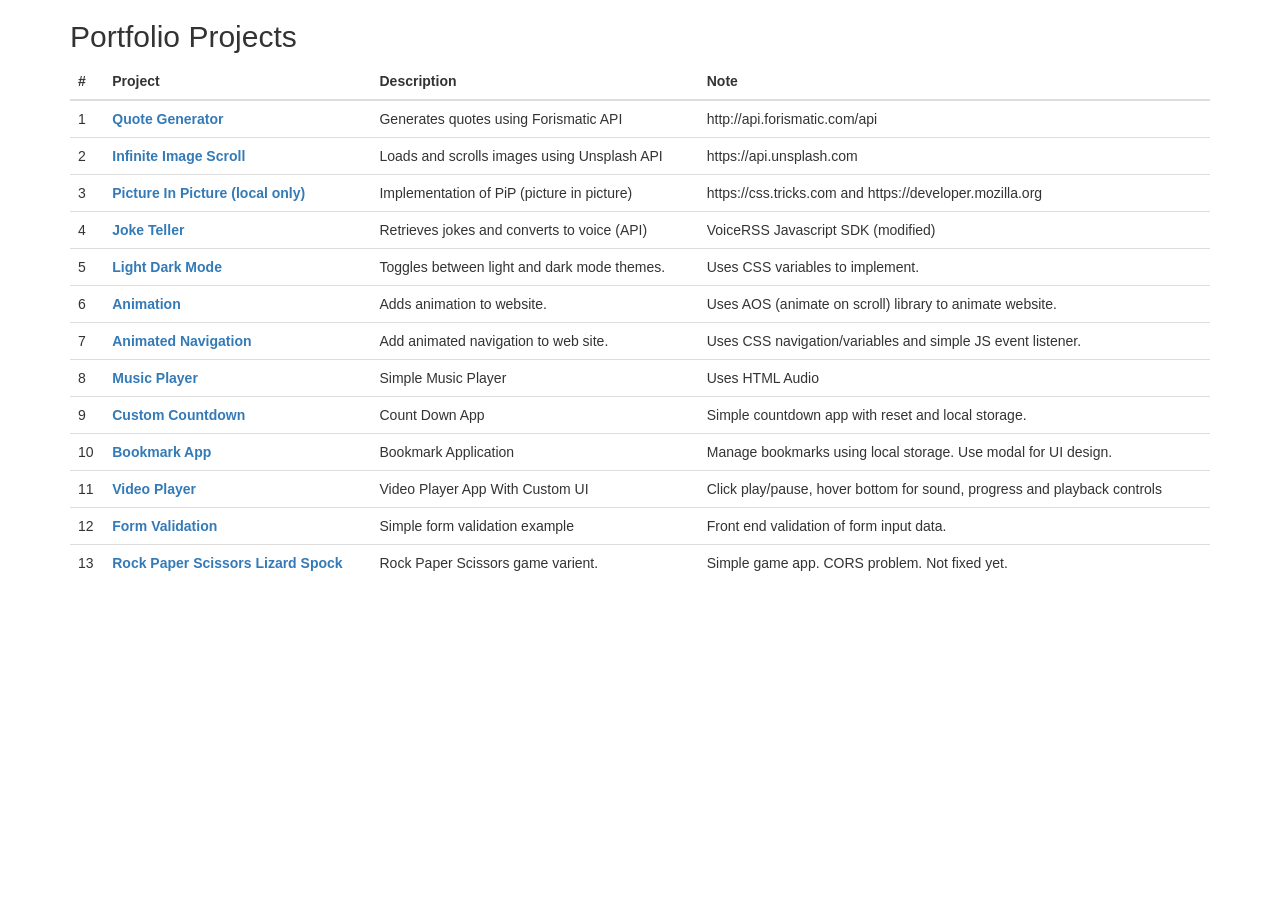
<file: index.html>
<!DOCTYPE html>
<html>
<head>
  <meta name="viewport" content="width=device-width, initial-scale=1">
  <link rel="stylesheet" href="https://maxcdn.bootstrapcdn.com/bootstrap/3.4.1/css/bootstrap.min.css">
  <script src="https://ajax.googleapis.com/ajax/libs/jquery/3.5.1/jquery.min.js"></script>
  <script src="https://maxcdn.bootstrapcdn.com/bootstrap/3.4.1/js/bootstrap.min.js"></script>
</head>
<body>

<div class="container">
  <h2>Portfolio Projects</h2>
  <p></p>
  <div class="table-responsive">
  <table class="table">
    <thead>
      <tr>
        <th>#</th>
        <th>Project</th>
        <th>Description</th>
        <th>Note</th>
      </tr>
    </thead>
    <tbody>
      <tr>
        <td>1</td>
        <td><a href="./quote-generator/quote_generator.html"><b>Quote Generator</b></a></td>
        <td>Generates quotes using Forismatic API</td>
        <td>http://api.forismatic.com/api</td>
      </tr>
      <tr>
        <td>2</td>
        <td><a href="./infinite-scroll/infinite_scroll.html"><b>Infinite Image Scroll</b></a></td>
        <td>Loads and scrolls images using Unsplash API</td>
        <td>https://api.unsplash.com</td>
      </tr>
      <tr>
        <td>3</td>
        <td><a href="./picture-in-picture/picture-in-picture.html"><b>Picture In Picture (local only)</b></a></td>
        <td>Implementation of PiP (picture in picture)</td>
        <td>https://css.tricks.com  and https://developer.mozilla.org</td>
      </tr>
      <tr>
        <td>4</td>
        <td><a href="./joke-teller/joke-teller.html"><b>Joke Teller</b></a></td>
        <td>Retrieves jokes and converts to voice (API)</td>
        <td>VoiceRSS Javascript SDK (modified)</td>
      </tr>
      <tr>
        <td>5</td>
        <td><a href="./light-dark-mode/light-dark-mode.html"><b>Light Dark Mode</b></a></td>
        <td>Toggles between light and dark mode themes.</td>
        <td>Uses CSS variables to implement.</td>
      </tr>
      <tr>
        <td>6</td>
        <td><a href="./animation/animation.html"><b>Animation</b></a></td>
        <td>Adds animation to website.</td>
        <td>Uses AOS (animate on scroll) library to animate website. </td>
      </tr>
      <tr>
        <td>7</td>
        <td><a href="./animated-navigation/animated-navigation.html"><b>Animated Navigation</b></a></td>
        <td>Add animated navigation to web site.</td>
        <td>Uses CSS navigation/variables and simple JS event listener. </td>
      </tr>
      <tr>
        <td>8</td>
        <td><a href="./music-player/music-player.html"><b>Music Player</b></a></td>
        <td>Simple Music Player</td>
        <td>Uses HTML Audio</td>
      </tr>
      <tr>
        <td>9</td>
        <td><a href="./custom-countdown/custom-countdown.html"><b>Custom Countdown</b></a></td>
        <td>Count Down App</td>
        <td>Simple countdown app with reset and local storage.</td>
      </tr>
      <tr>
        <td>10</td>
        <td><a href="./bookmark-app/bookmark-app.html"><b>Bookmark App</b></a></td>
        <td>Bookmark Application</td>
        <td>Manage bookmarks using local storage.  Use modal for UI design.</td>
      </tr>
      <tr>
        <td>11</td>
        <td><a href="./video-player/video-player.html"><b>Video Player</b></a></td>
        <td>Video Player App With Custom UI</td>
        <td>Click play/pause, hover bottom for sound, progress and playback controls</td>
      </tr>
      <tr>
        <td>12</td>
        <td><a href="./form-validation/form-validation.html"><b>Form Validation</b></a></td>
        <td>Simple form validation example</td>
        <td>Front end validation of form input data.</td>
      </tr>
      <tr>
        <td>13</td>
        <td><a href="./spock-rock-game/spock-rock-game.html"><b>Rock Paper Scissors Lizard Spock</b></a></td>
        <td>Rock Paper Scissors game varient.</td>
        <td>Simple game app.  CORS problem. Not fixed yet.</td>
      </tr>
    </tbody>
  </table>
  </div>
</div>
</body>
</html>
</file>
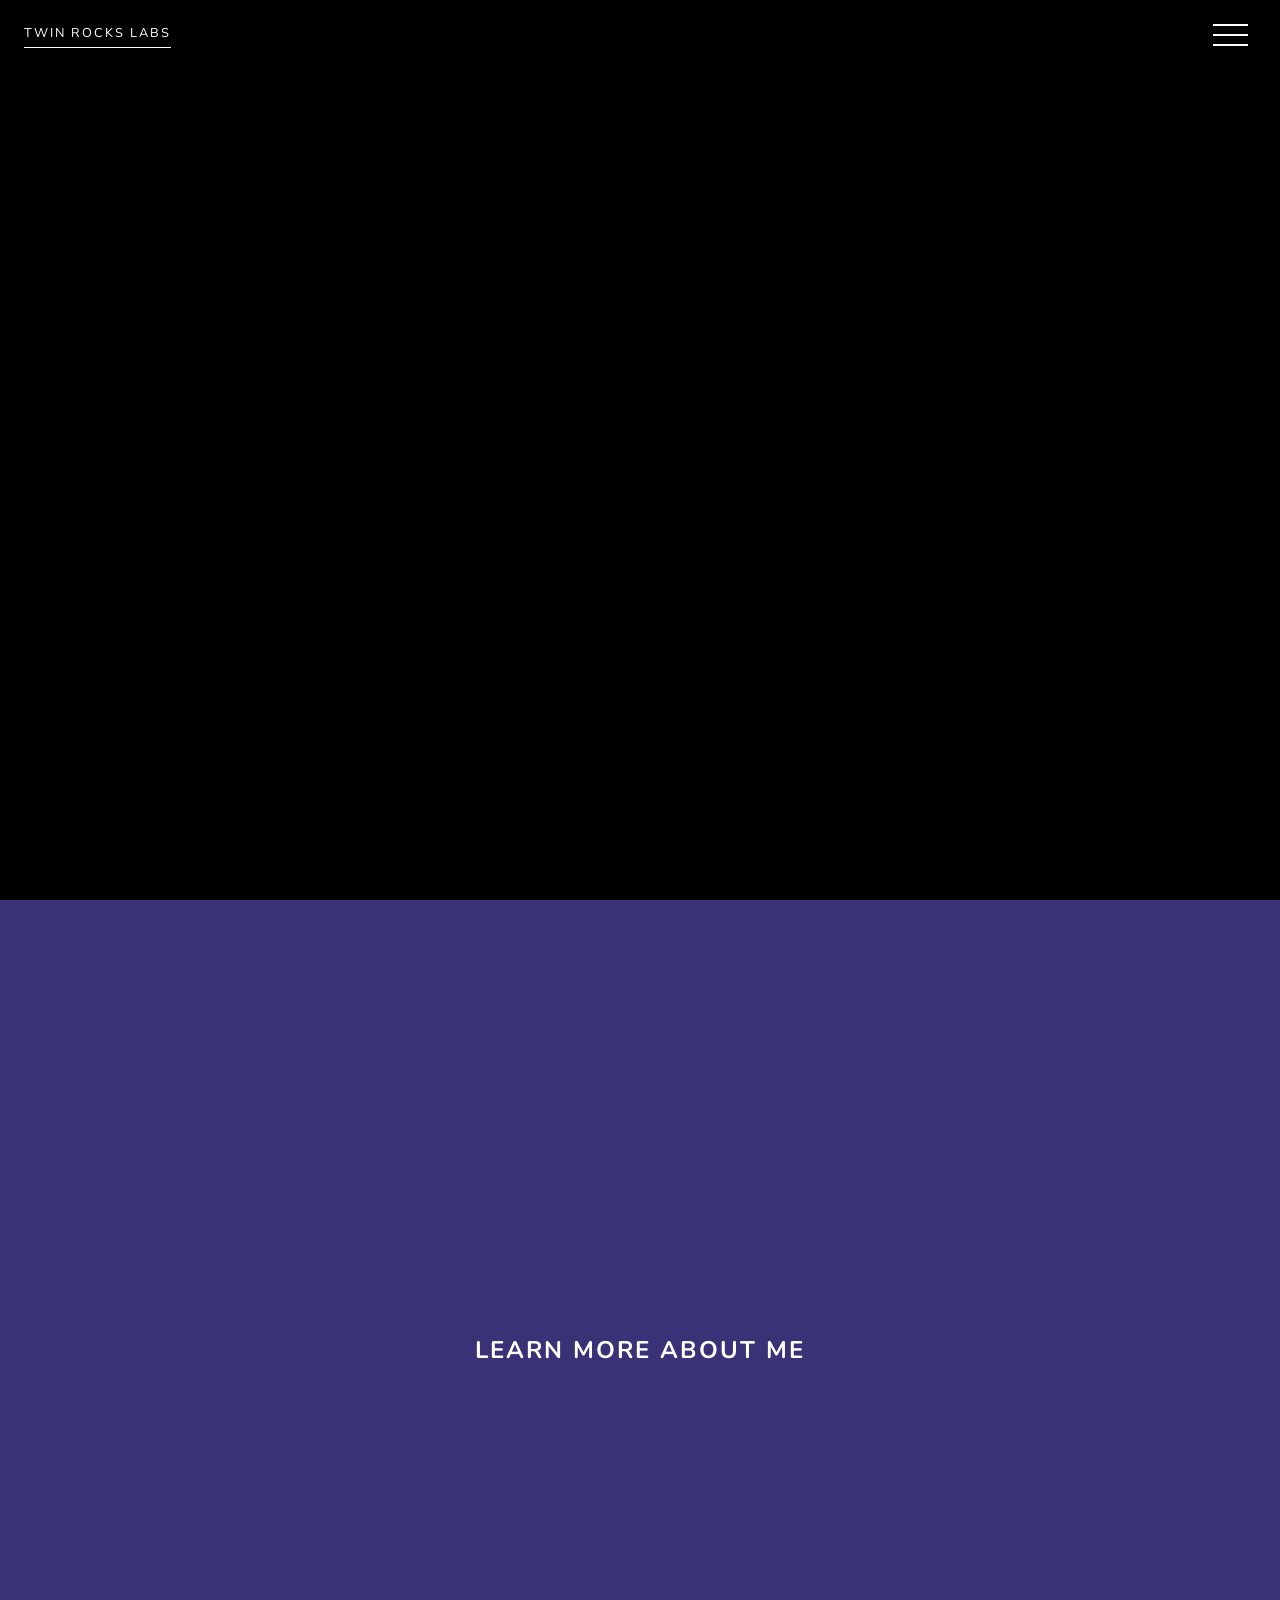
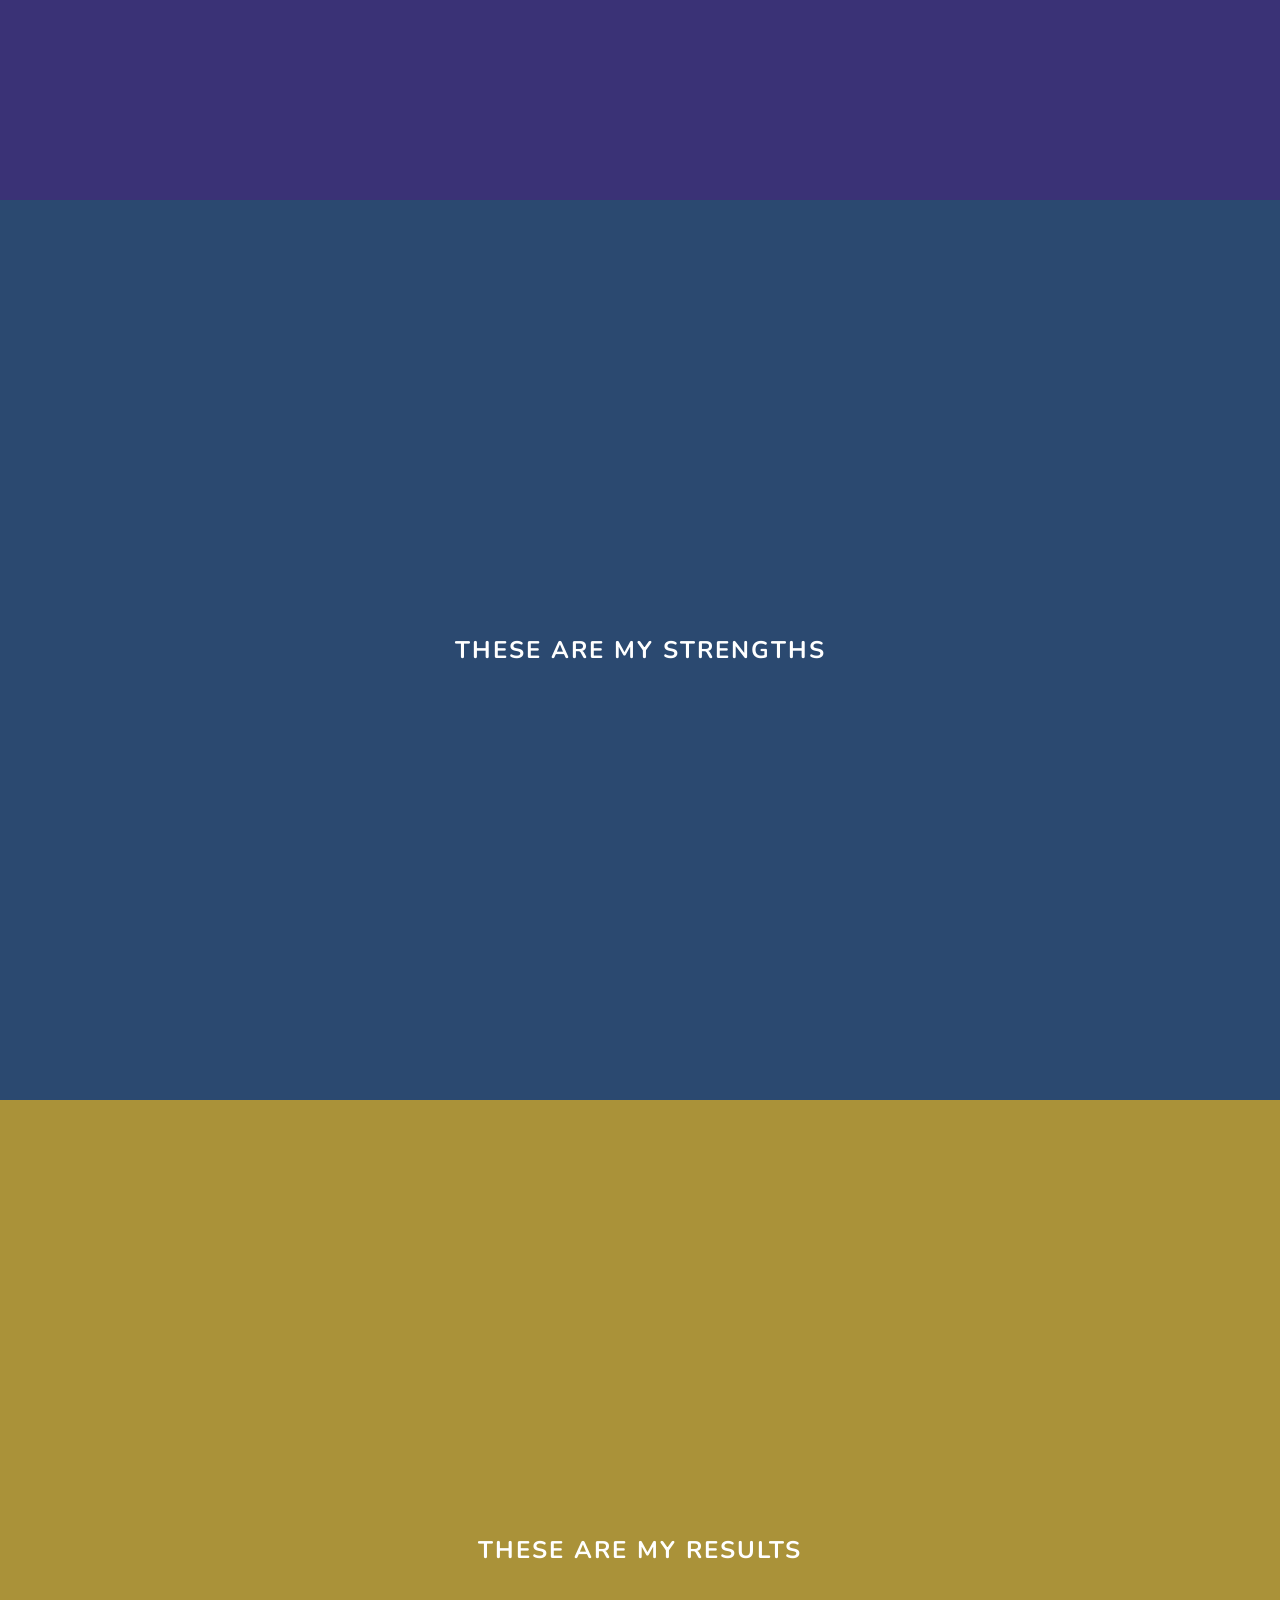
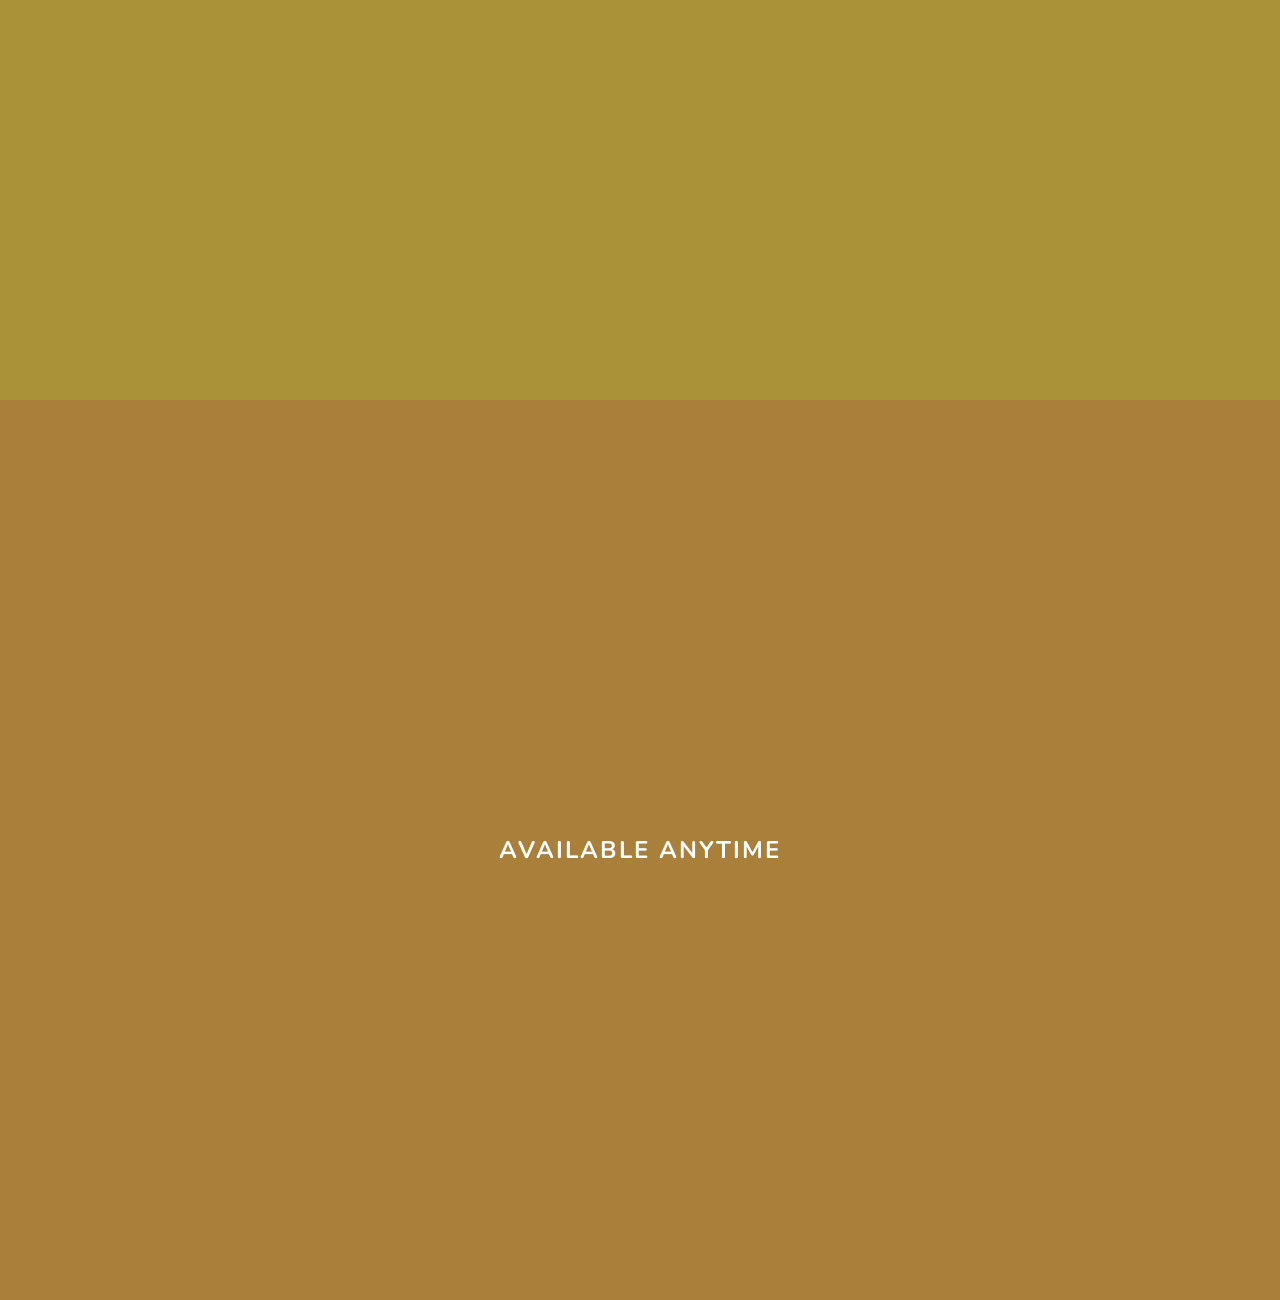
<file: animated-navigation/animated-navigation.html>
<!DOCTYPE html>
<html lang="en">
<head>
  <meta charset="UTF-8">
  <meta name="viewport" content="width=device-width, initial-scale=1.0">
  <title>Animated Navigation</title>
  <link rel="icon" type="image/png" href="favicon.png">
  <link rel="stylesheet" href="animated-navigation.css">
</head>
<body>
  <!-- Menu Overlay -->
  <div class="overlay overlay-slide-left" id="overlay">
    <!-- Menu Items -->
    <nav>
      <ul>
        <li id="nav-1" class="slide-out-1"><a href="#home">Home</a></li>
        <li id="nav-2" class="slide-out-2"><a href="#about">About</a></li>
        <li id="nav-3" class="slide-out-3"><a href="#skills">Skills</a></li>
        <li id="nav-4" class="slide-out-4"><a href="#projects">Projects</a></li>
        <li id="nav-5" class="slide-out-5"><a href="#contact">Contact</a></li>
      </ul>
    </nav>
  </div>
  <!-- Menu Bars -->
  <div class="menu-bars" id="menu-bars">
    <div class="bar1"></div>
    <div class="bar2"></div>
    <div class="bar3"></div>
  </div>
  <!-- Sections -->
  <section id="home"><a href="https://twinrockslabs.com" target="_blank">Twin Rocks Labs</a></section>
  <section id="about"><h1>Learn More About Me</h1></section>
  <section id="skills"><h1>These Are My Strengths</h1></section>
  <section id="projects"><h1>These Are My Results</h1></section>
  <section id="contact"><h1>Available Anytime</h1></section>
  <!-- Script -->
  <script src="animated-navigation.js"></script>
</body>
</html>
</file>
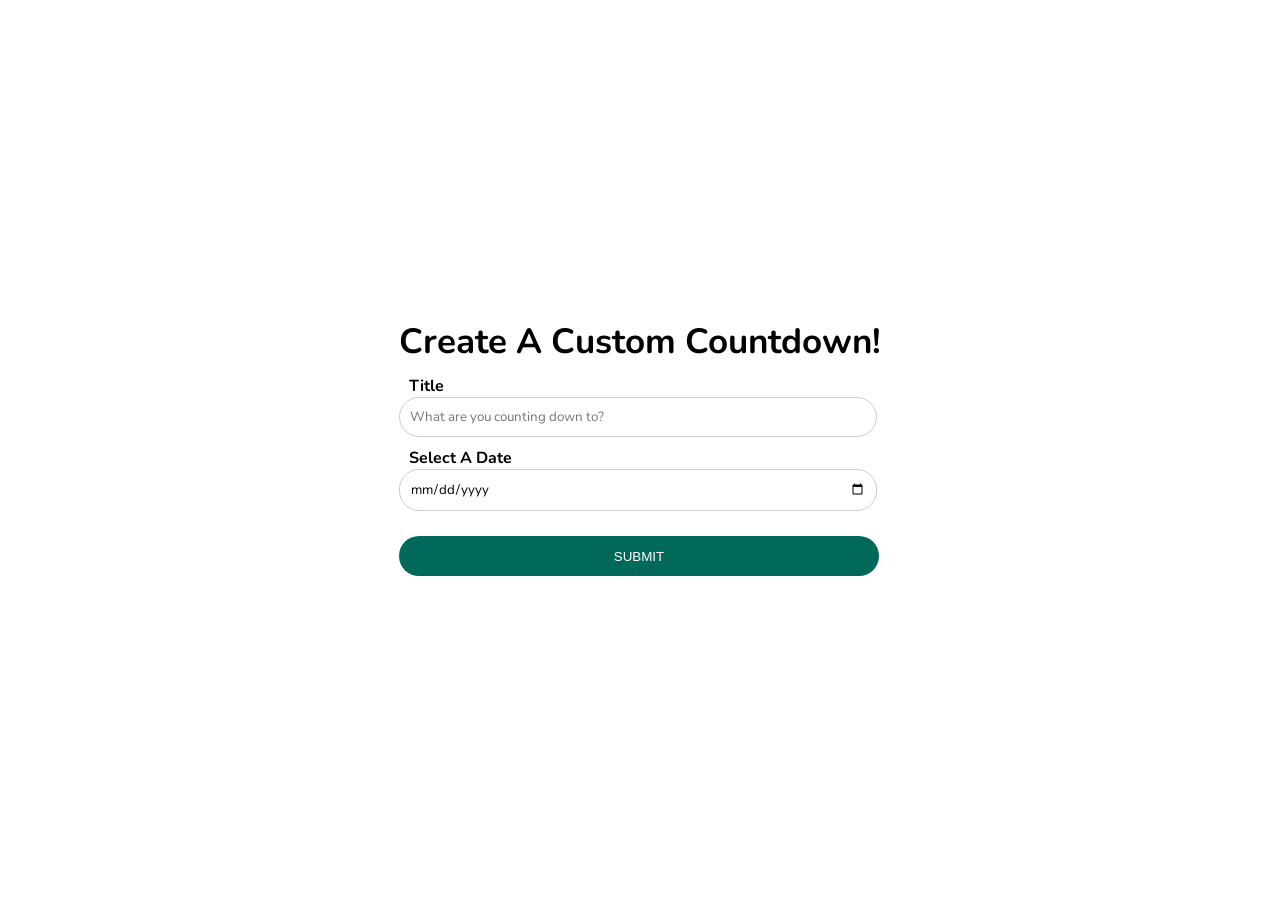
<file: custom-countdown/custom-countdown.html>
<!DOCTYPE html>
<html lang="en">
<head>
    <meta charset="UTF-8">
    <meta name="viewport" content="width=device-width, initial-scale=1.0">
    <title>Custom Countdown</title>
    <link rel="icon" type="image/png" href="favicon.png">
    <link rel="stylesheet" href="custom-countdown.css">
</head>
<body>
    <!-- video backround -->
    <video class="video-background" loop muted autoplay>
      <source src="time.mp4"></source>
    </video>
    <div class="video-overlay"></div>
    <!-- container -->
    <div class="container">
      <!-- input -->
      <div class="input-container" id="input-container">
        <h1>Create A Custom Countdown!</h1>
        <form class="form" id="countdownForm">
            <label for="title">Title</label>
            <input type="text" name="title" placeholder="What are you counting down to?">
            <label for="date-picker">Select A Date</label>
            <input type="date" id="date-picker">
            <button type="submit">Submit</button>
        </form>
      </div>
      <!-- Countdown -->
      <div class="countdown" id="countdown" hidden>
        <h1 id="countdown-title"></h1>
        <ul> <!-- only place where using spans, don't need to assign individ id -->
          <li><span></span>Days</li>
          <li><span></span>Hours</li>
          <li><span></span>Minutes</li>
          <li><span></span>Seconds</li>
        </ul>
        <button id="countdown-button">Reset</button>
      </div>
      <!-- complete -->
      <div class="complete" id="complete" hidden>
        <h1 class="complete-title">Countdown Complete!!!</h1>
        <h1 id="complete-info"></h1>
        <button id="complete-button">New Countdown</button>
      </div>
    </div>
    <!-- Script -->
    <script src="custom-countdown.js"></script>
</body>
</html>
</file>
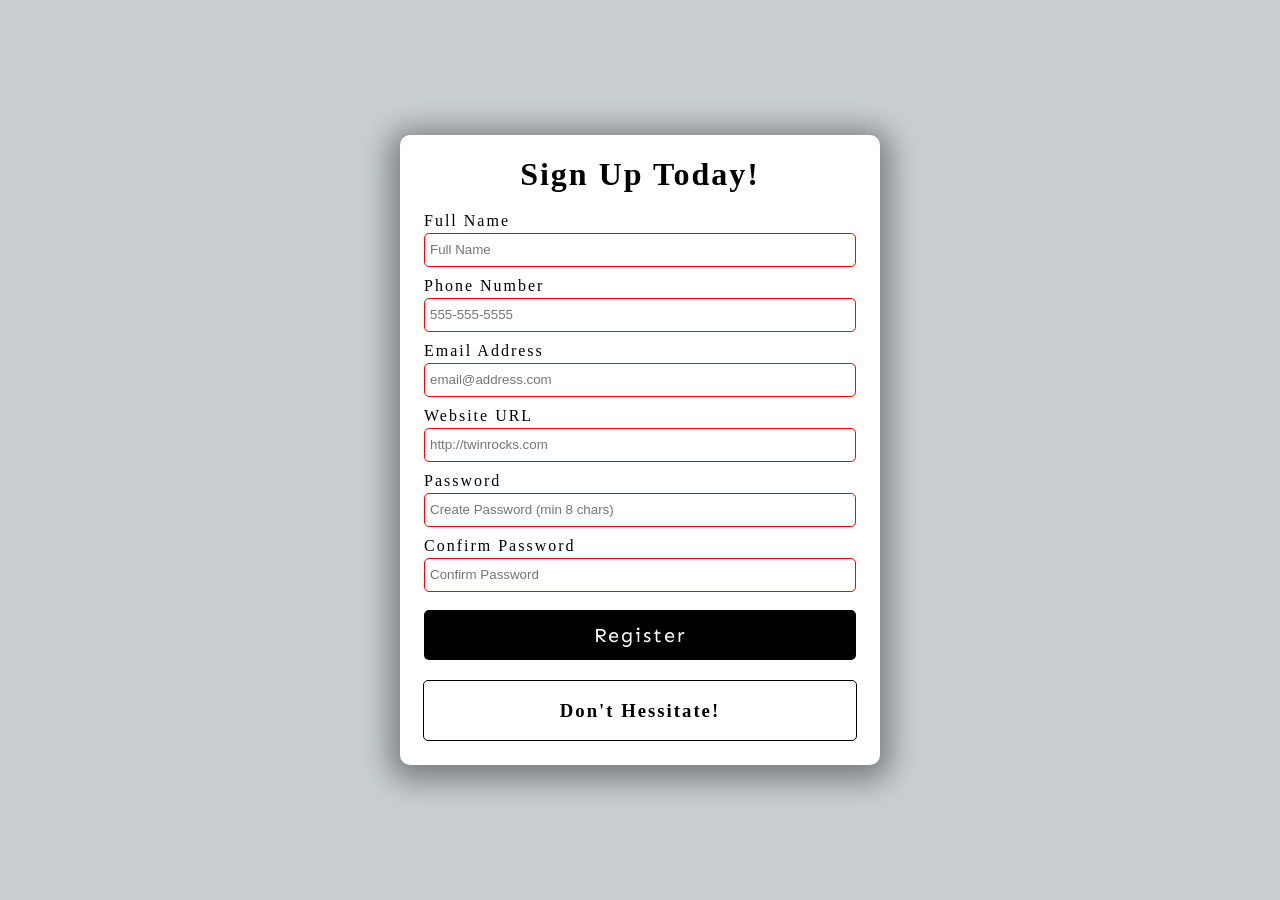
<file: form-validation/form-validation.html>
<!DOCTYPE html>
<html lang="en">
<head>
  <meta charset="UTF-8">
  <meta name="viewport" content="width=device-width, initial-scale=1.0">
  <title>Form Validation</title>
  <link rel="icon" type="image/png" href="favicon.png">
  <link rel="stylesheet" href="form-validation.css">
</head>
<body>
  <div class="container">
    <h1>Sign Up Today!</h1>
    <!-- form -->
    <!-- <form id="form" novalidate> set to novalidate to bypass html validation-->
    <form id="form">
      <!-- full name -->
      <div class="form-group">
        <label for="name">Full Name</label>
        <input type="text" id="name" placeholder="Full Name" name="name"
               required minlength="3" maxlength="100">
      </div>
      <!-- phone number -->
      <div class="form-group">
        <label for="phone">Phone Number</label>
        <input type="tel" id="phone" placeholder="555-555-5555" name="phone"
               required pattern="[0-9]{3}-[0-9]{3}-[0-9]{4}">
      </div>
      <!-- email address -->
      <div class="form-group">
        <label for="email">Email Address</label>
        <input type="email" id="email" placeholder="email@address.com" name="email"
               required>
      </div
      <!-- website url -->
      <div class="form-group">
        <label for="website">Website URL</label>
        <input type="url" id="website" placeholder="http://twinrocks.com" name="website"
               required>
      </div>
      <!-- password -->
      <!-- prob with html password validation, it can pass with 2 different passwords -->
      <!-- need to add JS validation -->
      <div class="form-group">
        <label for="password1">Password</label>
        <input type="password" id="password1" placeholder="Create Password (min 8 chars)"
               required pattern="^(?=.*\d)(?=.*[a-z])(?=.*[A-Z])(?=.*[a-zA-Z]).{8,}$"
               title="Please include at least 1 uppercase char, 1 lower case char and 1 number">
      </div>
      <!-- confirm password -->
      <div class="form-group">
        <label for="password2">Confirm Password</label>
        <input type="password" id="password2" placeholder="Confirm Password" name="password"
               required pattern="^(?=.*\d)(?=.*[a-z])(?=.*[A-Z])(?=.*[a-zA-Z]).{8,}$"
               title="Please include at least 1 uppercase char, 1 lower case char and 1 number">
      </div>
      <button type="submit">Register</button>
    </form>
    <!-- error/success message -->
    <div class="message-container">
      <h3 id="message">Don't Hessitate!</h3>
    </div>
  </div>
  <!-- <script -->
  <script src="form-validation.js"></script>
</body>
</html>
</file>
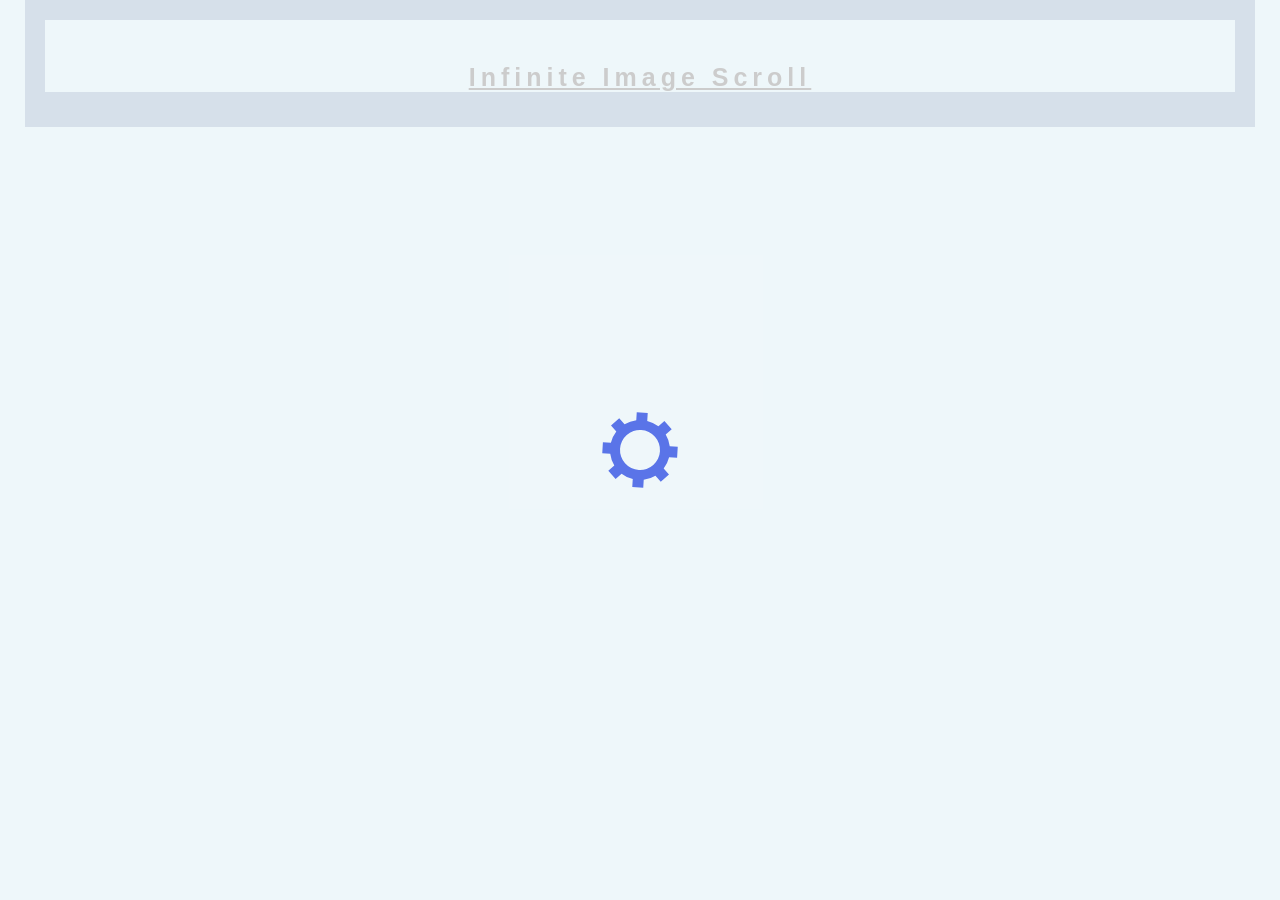
<file: infinite-scroll/infinite_scroll.html>
<!DOCTYPE html>
<html lang="en">
<head>
  <meta charset="UTF-8">
  <meta name="viewport" content="width=device-width, initial-scale=1.0">
  <title>Infinite Scroll</title>
  <link rel="icon" type="image/png" href="favicon.png">
  <link rel="stylesheet" href="infinite_scroll.css">
</head>
<body>
  <div id="pageBorder" >
    <div class="inside-border" >

        <!-- Title -->
        <br>
        <h1>Infinite Image Scroll</h1>

        <!-- ============================================== -->
        <!-- Debug Note:  comment loader div, uncomment images to restyle page
        If you don't you will hit the max image limit of unsplash and not be
        able to load images for 24 hours.  Maybe find alternative. -->
        <!-- ============================================== -->

        <!-- Loader -->
        <div class="loader" id="loader">
          <img src="loader.svg" alt="Loading">
        </div>

        <!-- images -->
        <div class="image-container" id="image-container">
          <!-- <img src="test_image_creek_bridge.jpeg" alt="">
          <img src="test_image_creek_bridge.jpeg" alt="">
          <img src="test_image_creek_bridge.jpeg" alt="">
          <img src="test_image_creek_bridge.jpeg" alt="">
          <img src="test_image_creek_bridge.jpeg" alt=""> -->
        </div>

      </div>
  </div>

  <!-- <script -->
  <script src="infinite_scroll.js"></script>
</body>
</html>
</file>
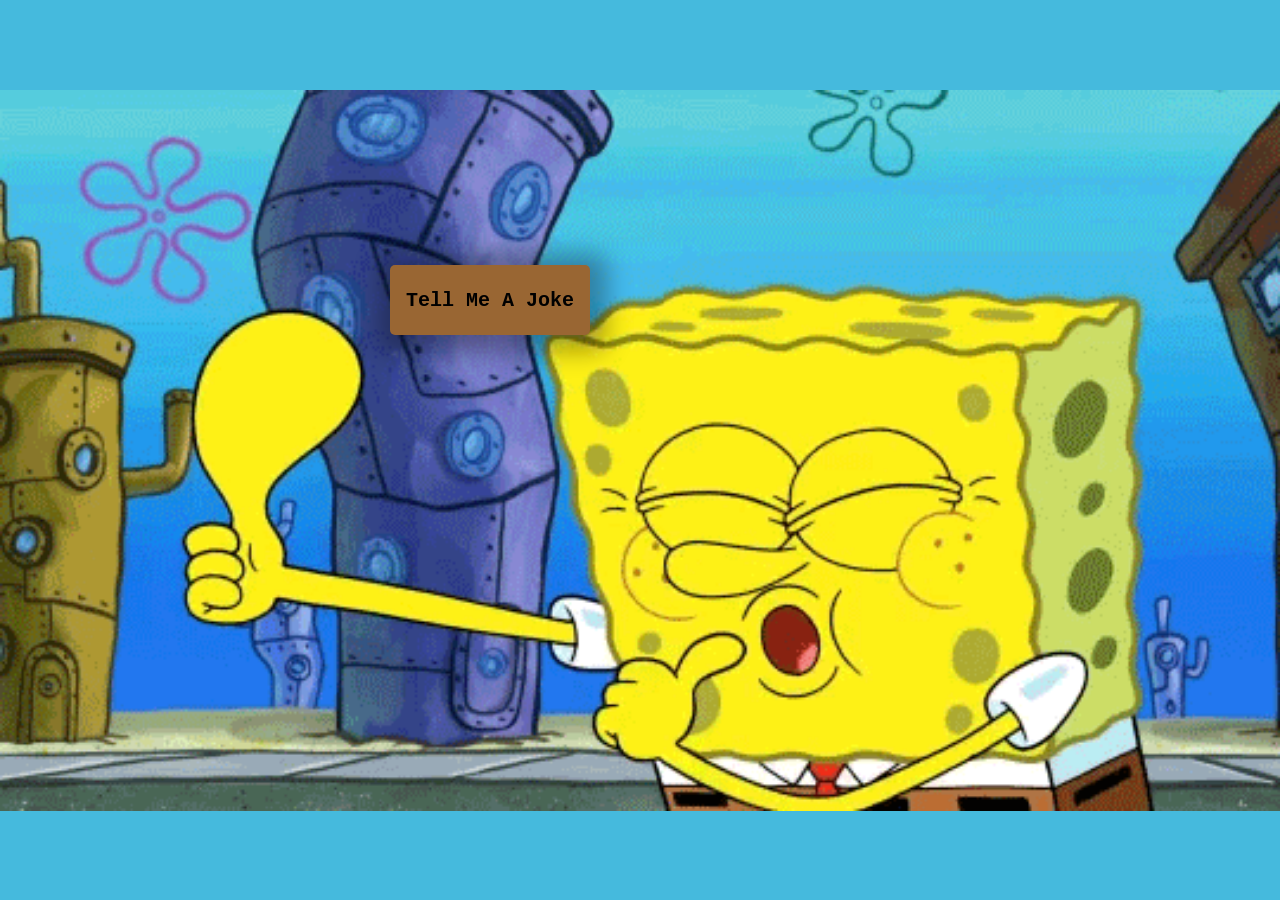
<file: joke-teller/joke-teller.html>
<!DOCTYPE html>
<html lang="en">
<head>
    <meta charset="UTF-8">
    <meta name="viewport" content="width=device-width, initial-scale=1.0">
    <title>Joke Teller</title>
    <link rel="icon" type="image/png" href="favicon.png">
    <link rel="stylesheet" href="joke-teller.css">
</head>
<body>
  <div class="container">
    <button id="button">Tell Me A Joke</button>
    <audio id="audio" controls hidden></audio>
  </div>
    <!-- Script -->
    <script src="joke-teller-voice.js"></script>
    <script src="joke-teller.js"></script>

</body>
</html>
</file>
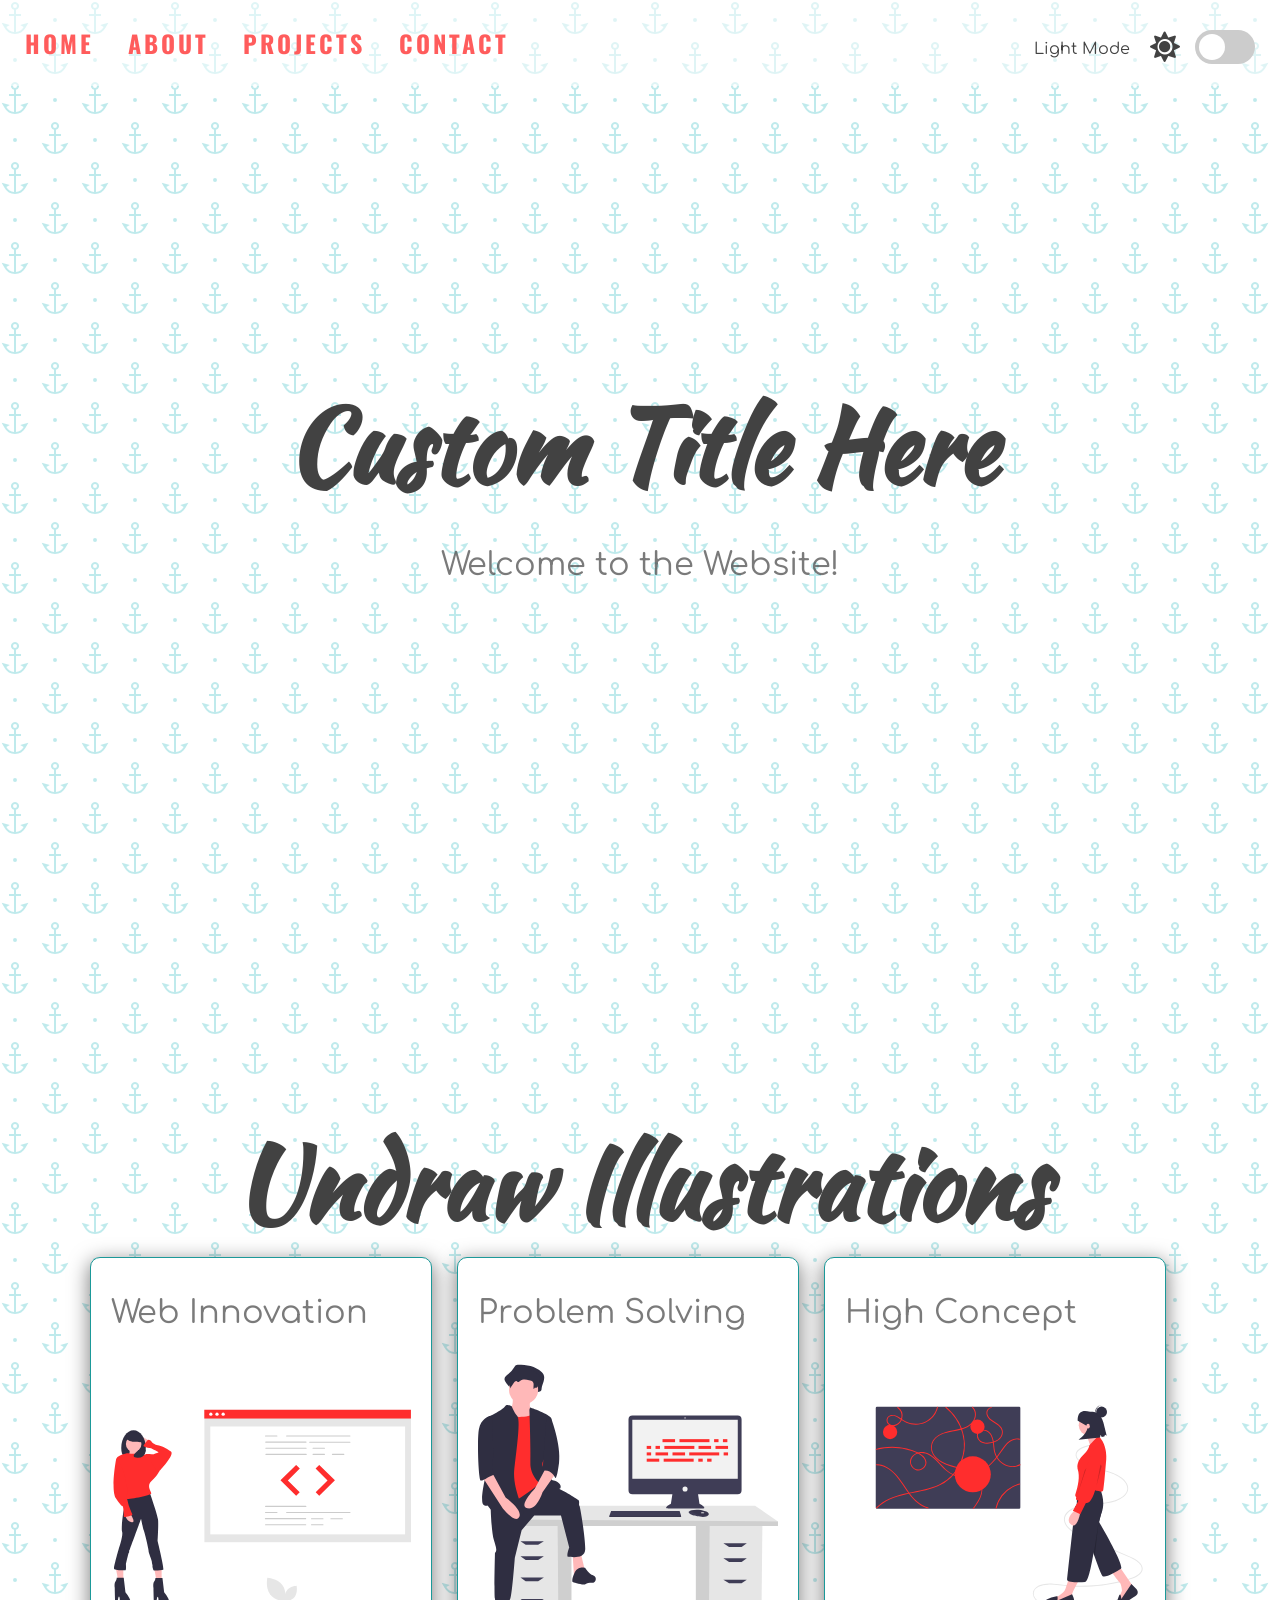
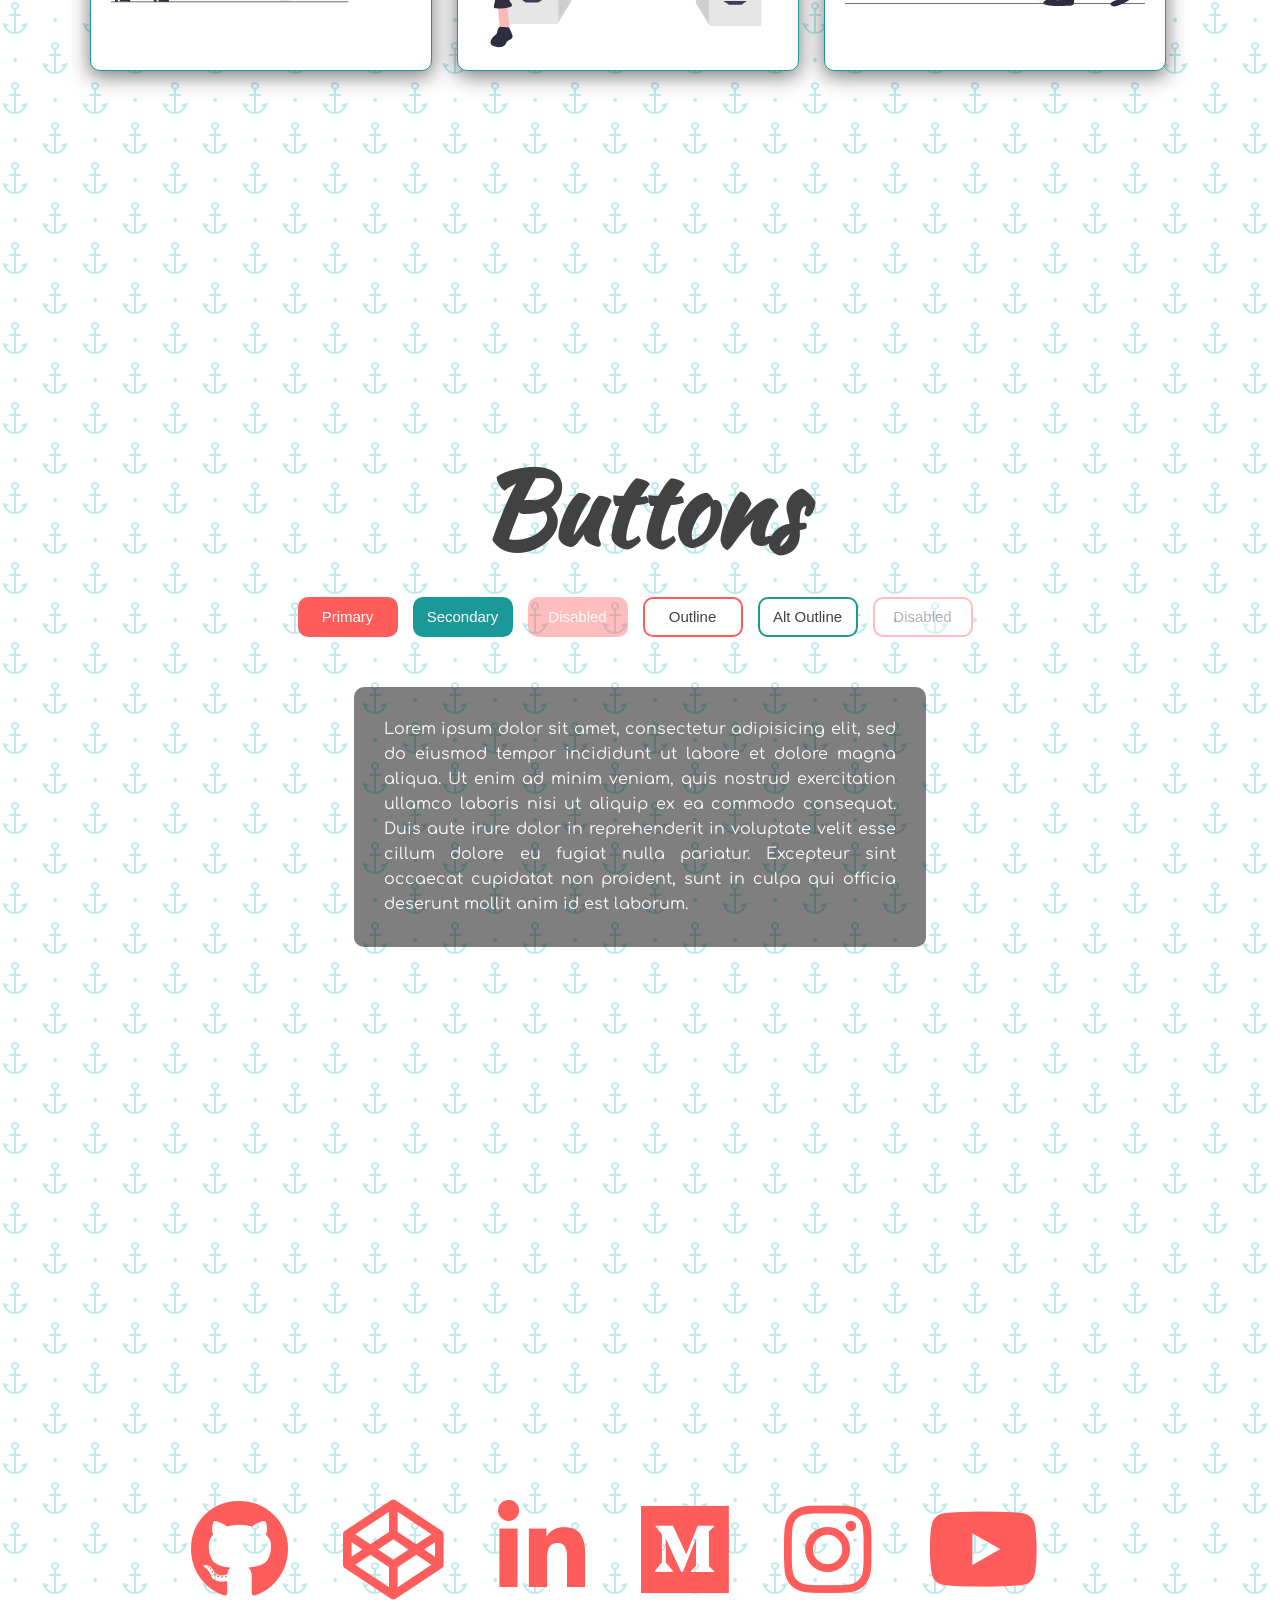
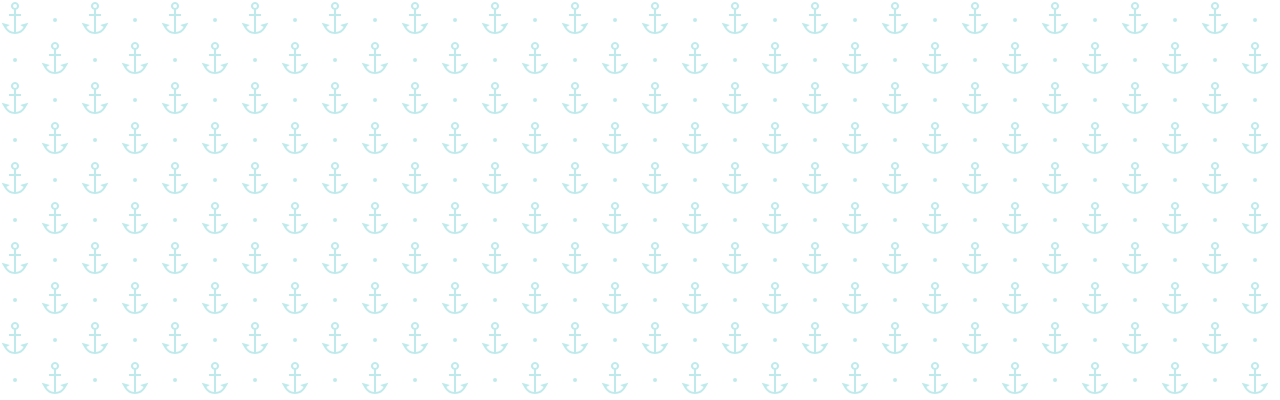
<file: light-dark-mode/light-dark-mode.html>
<!DOCTYPE html>
<html lang="en">
<head>
    <meta charset="UTF-8">
    <meta name="viewport" content="width=device-width, initial-scale=1.0">
    <title>Light Dark Mode</title>
    <link rel="icon" type="image/png" href="favicon.png">
    <link rel="stylesheet" href="https://cdnjs.cloudflare.com/ajax/libs/font-awesome/5.10.2/css/all.min.css"/>
    <link rel="stylesheet" href="light-dark-mode.css">
</head>

<body>
  <!-- dark mode switch -->
  <div class="theme-switch-wrapper">
    <span id="toggle-icon">
      <span class="toggle-text">Light Mode</span>
      <i class="fas fa-sun"></i>
    </span>
    <label class="theme-switch">
      <input type="checkbox">
      <div class="slider round"></div>
    </label>
  </div>

  <!-- Navigation -->
  <nav id="nav">
    <a href="#home">HOME</a>
    <a href="#about">ABOUT</a>
    <a href="#projects">PROJECTS</a>
    <a href="#contact">CONTACT</a>
  </nav>

    <!-- Home Section -->
    <section id="home">
      <div class="title-group">
        <h1>Custom Title Here</h1>
        <h2>Welcome to the Website!</h2>
      </div>
    </section>
    <!-- About Section -->
    <section id="about">
      <h1>Undraw Illustrations</h1>
      <div class="about-container">
        <div class="image-container">
          <h2>Web Innovation</h2>
          <img src="img/undraw_proud_coder_light.svg" alt="Proud Coder" id="image1">
        </div>

        <div class="image-container">
          <h2>Problem Solving</h2>
          <img src="img/undraw_feeling_proud_light.svg" alt="Feeling" id="image2">
        </div>

        <div class="image-container">
          <h2>High Concept</h2>
          <img src="img/undraw_conceptual_idea_light.svg" alt="Idea" id="image3">
        </div>
      </div>
    </section>

    <!-- Projects Section -->
    <section id="projects">
      <h1>Buttons</h1>
      <div class="buttons">
        <button class="primary">Primary</button>
        <button class="secondary">Secondary</button>
        <button class="primary" disabled>Disabled</button>
        <button class="outline">Outline</button>
        <button class="secondary outline">Alt Outline</button>
        <button class="outline" disabled>Disabled</button>
      </div>

      <div class="text-box" id="text-box">
        <p>Lorem ipsum dolor sit amet, consectetur adipisicing elit, sed do eiusmod tempor incididunt ut labore et dolore magna aliqua. Ut enim ad minim veniam, quis nostrud exercitation ullamco laboris nisi ut aliquip ex ea commodo consequat. Duis aute irure dolor in reprehenderit in voluptate velit esse cillum dolore eu fugiat nulla pariatur. Excepteur sint occaecat cupidatat non proident, sunt in culpa qui officia deserunt mollit anim id est laborum.</p>
      </div>

    </section>

    <!-- Contact Section -->
    <section id="contact">
      <div class="social-icons">
        <i class="fab fa-github"></i>
        <i class="fab fa-codepen"></i>
        <i class="fab fa-linkedin-in"></i>
        <i class="fab fa-medium"></i>
        <i class="fab fa-instagram"></i>
        <i class="fab fa-youtube"></i>
      </div>
    </section>

    <!-- Script -->
    <script src="light-dark-mode.js"></script>
</body>
</html>
</file>
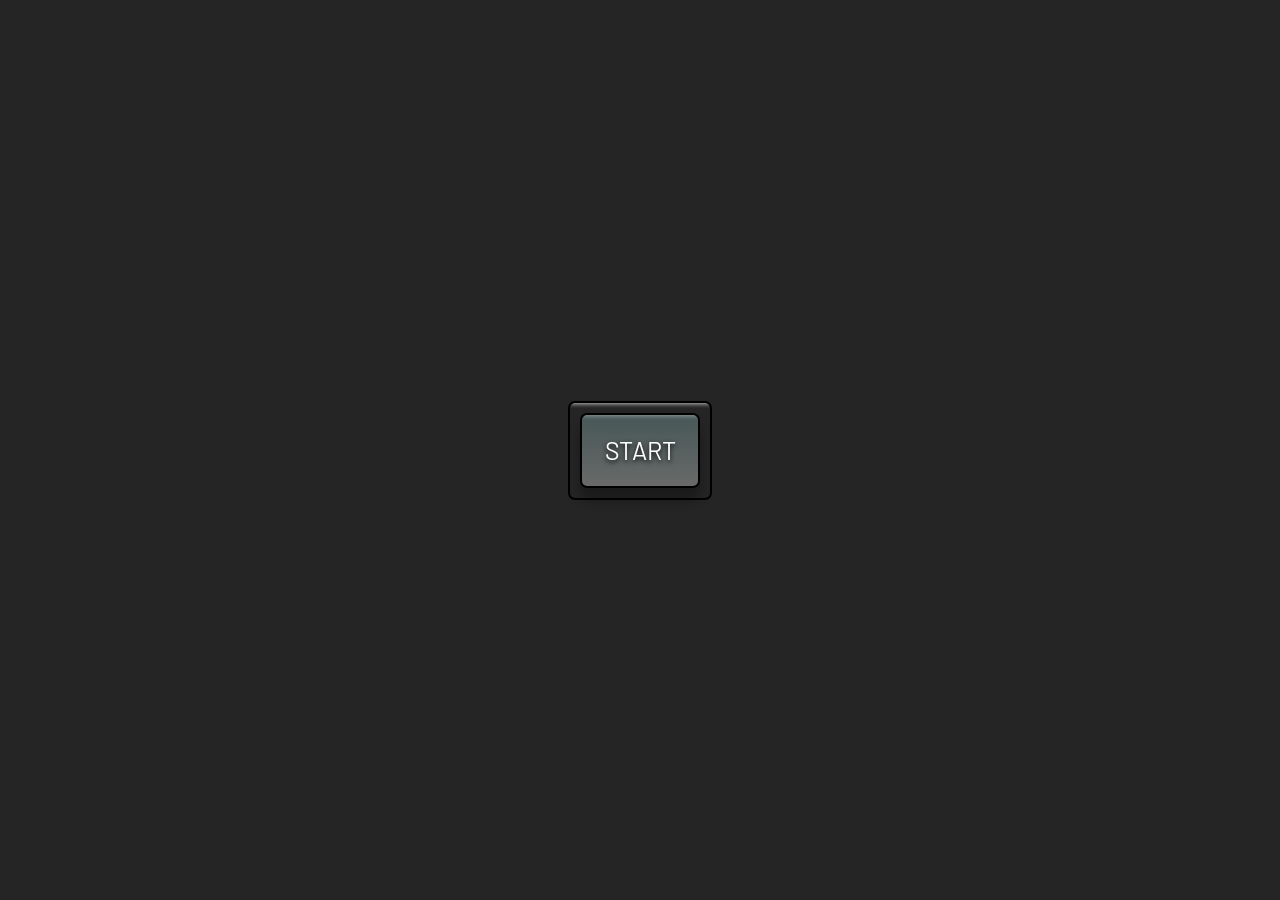
<file: picture-in-picture/picture-in-picture.html>
<!DOCTYPE html>
<html lang="en">
<head>
  <meta charset="UTF-8">
  <meta name="viewport" content="width=device-width, initial-scale=1.0">
  <link rel="icon" type="image/png" href="favicon.png">
  <title>Picture In Picture</title>
  <link rel="stylesheet" href="picture-in-picture.css">
</head>
<body>

  <!-- Video -->
  <video id="video" controls height="360" width = "640" hidden ></video>

  <!-- Button -->
  <div class="button-container">
    <button id="button">START</button>
  </div>

  <!-- <script -->
  <script src="picture-in-picture.js"></script>

</body>
</html>
</file>
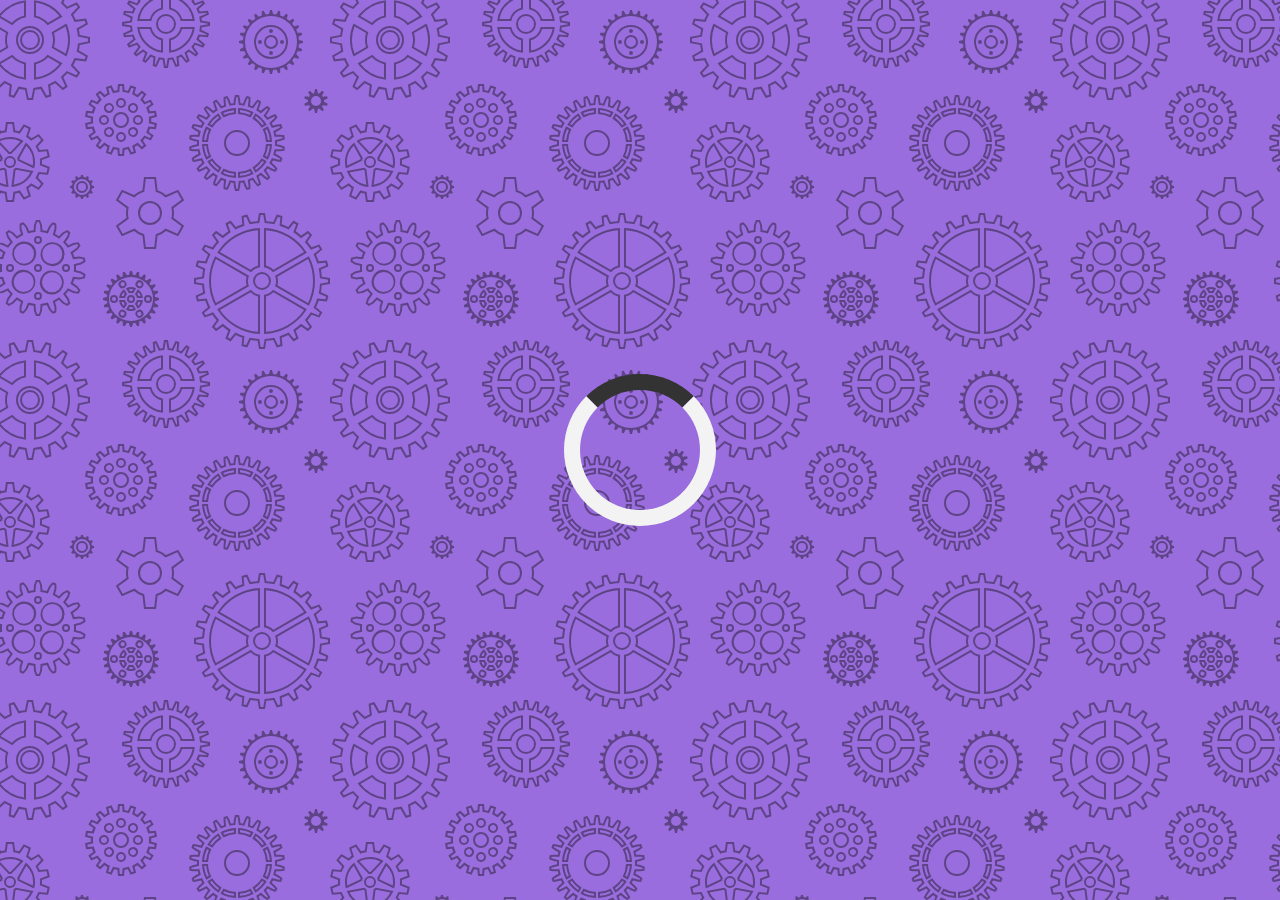
<file: quote-generator/quote_generator.html>
<!DOCTYPE html>
<html lang="en">
<head>
    <meta charset="UTF-8">
    <meta name="viewport" content="width=device-width, initial-scale=1.0">
    <title>Quote Generator</title>
    <link rel="icon" type="image/png" href="favicon.png">
    <link rel="stylesheet" href="https://cdnjs.cloudflare.com/ajax/libs/font-awesome/5.10.2/css/all.min.css"/>
    <link rel="stylesheet" href="quote_generator.css">
</head>
<body>
    <div class="quote-container" id="quote-container">
        <!-- Quote -->
        <div class="quote-text">
            <i class="fas fa-quote-left"></i>
            <span id="quote"></span>
        </div>
        <!-- Author -->
        <div class="quote-author">
            <span id="author"></span>
        </div>
        <!-- Buttons -->
        <div class="button-container">
            <button class="twitter-button" id="twitter" title="Tweet This!">
                <i class="fab fa-twitter"></i>
            </button>
            <button id="new-quote">New Quote</button>
        </div>
    </div>
    <!-- Loader -->
    <div class="loader" id="loader"></div>
    <!-- Script -->
    <script src="quote_generator.js"></script>
</body>
</html>
</file>
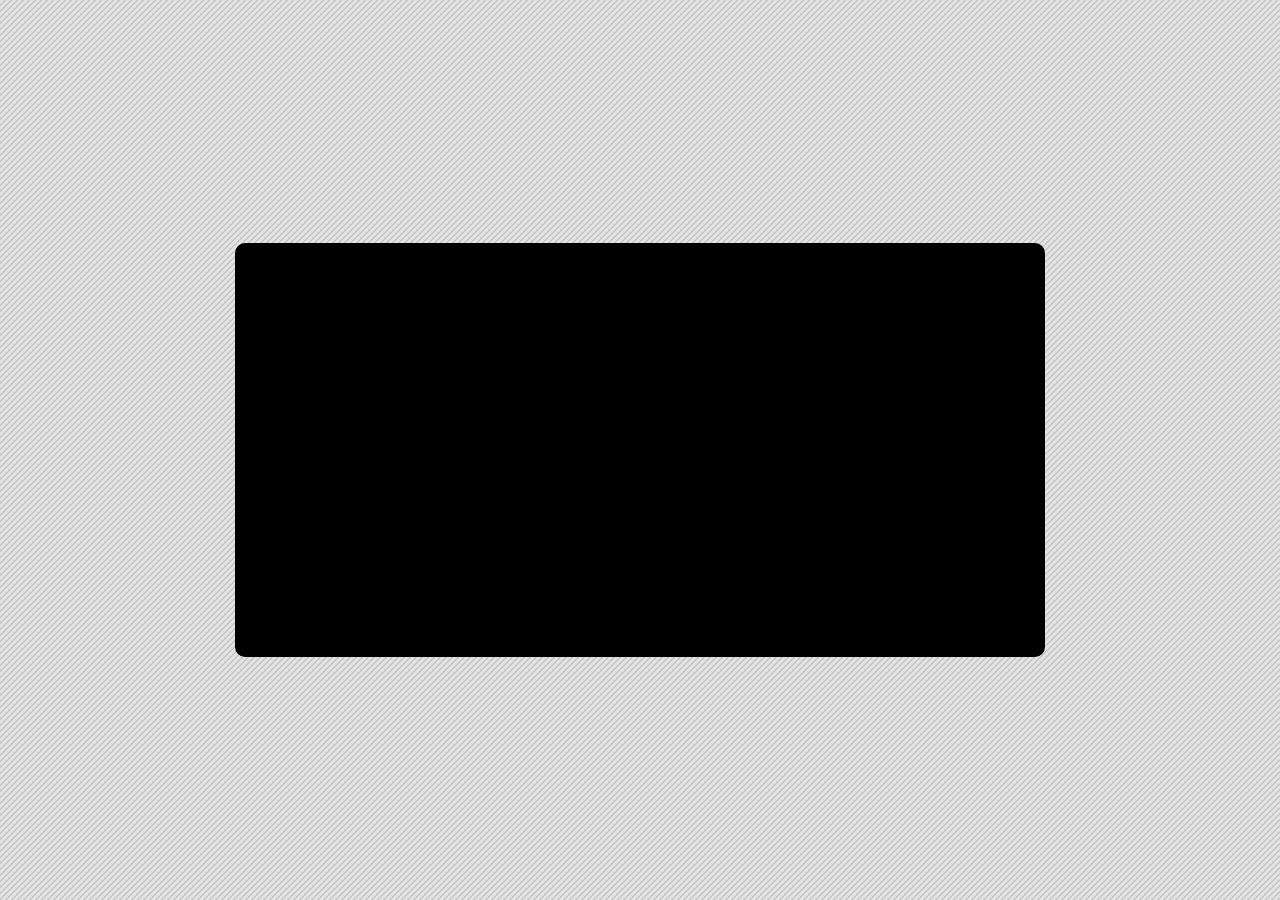
<file: video-player/video-player.html>
<!DOCTYPE html>
<html lang="en">
<head>
    <meta charset="UTF-8">
    <meta name="viewport" content="width=device-width, initial-scale=1.0">
    <title>Custom Video Player</title>
    <link rel="icon" type="image/png" href="favicon.png">
    <link rel="stylesheet" href="https://cdnjs.cloudflare.com/ajax/libs/font-awesome/5.10.2/css/all.min.css"/>
    <link rel="stylesheet" href="video-player.css">
</head>
<body>
    <!-- Car Racing (1080P) -->
    <!-- https://pixabay.com/videos/download/video-41758_source.mp4?attachment -->
    <!-- Lake (4K) -->
    <!-- https://pixabay.com/videos/download/video-28745_source.mp4?attachment -->
    <!-- Ocean (720P) -->
    <!-- https://pixabay.com/videos/download/video-31377_tiny.mp4?attachment -->
    <div class="player">
      <video src="https://pixabay.com/videos/download/video-41758_source.mp4?attachment" class="video" playsinline></video>
      <div class="show-controls">   <!-- show controls -->
          <div class="controls-container">  <!-- controls container -->
            <!-- progress bar -->
            <div class="progress-range"  title="Seek">
              <div class="progress-bar"></div>
            </div>
            <div class="control-group">
              <!-- left controls -->
              <div class="controls-left">
                <!-- play/pause -->
                <div class="play-controls">
                  <i class="fas fa-play" title="Play" id="play-btn"></i>
                </div>
                <!-- volume controls -->
                <div class="volume">
                  <div class="volume-icon">
                    <i class="fas fa-volume-up" title="Mute" id="volume-icon"></i>
                  </div>
                  <div class="volume-range" title="Change Volume">
                    <div class="volume-bar"></div>
                  </div>
                </div>
              </div>
              <!-- right controls -->
              <div class="controls-right">
                <!-- speed -->
                <div class="speed" title="Playback Rate">
                  <select name="playbackRate" class="player-speed">
                    <option value="0.5">0.5 x</option>
                    <option value="0.75">0.75 x</option>
                    <option value="1.0" selected>1.0 x</option>
                    <option value="1.5">1.5 x</option>
                    <option value="2.0">2.0 x</option>
                  </select>
                </div>
                <!-- time  -->
                <div class="time">
                  <span class="time-elapsed">00:00 / </span>
                  <span class="time-duration">2:38</span>
                </div>
                <!-- fullscreen   -->
                <div class="fullscreen">
                  <i class="fas fa-expand"></i>
                </div>
              </div>
            </div>
          </div>
      </div>
    </div>

    <!-- Script -->
    <script src="video-player.js"></script>
</body>
</html>
</file>
<file: custom-countdown/custom-countdown.css>
@import url('https://fonts.googleapis.com/css2?family=Nunito&display=swap');

html {
  box-sizing: border-box;
}

body {
  margin: 0;
  min-height: 100vh;
  overflow-y: hidden;
  display: flex;
  align-items: center;
  font-family: Nunito, sans-serif;
}

/* Video Background */
.video-background {
  position: fixed;
  right: 0;
  bottom: 0;
  width: 100vw;  /* viewport width */
  height: auto;
}

video {
  position: absolute;
  top: 50%;
  left: 50%;
  transform: translate(-50%, -50%);
}

.video-overlay {
  position: fixed;
  left: 0;
  top: 0;
  height: 100vh;
  width: 100vw;
  background: rgba(255, 255, 255, 0.35);
}

/* Container */
.container {
  min-width: 580px;
  min-height: 304px;
  color: black;
  margin: 0 auto;
  padding: 25px 50px;
  border-radius: 5px;
  z-index: 2;
  display: flex;
  justify-content: center;
  background: rgba(255, 255, 255, 0.85);  /* 85% of color of white opacity*/
}

.input-container {
  position: relative;
  top: 20px;
}

h1 {
  font-size: 35px;
  text-align: center;
  margin-top: 0;
  margin-bottom: 10px;
}

/* Form */
.form {
  width: 480px;
}

label {
  font-weight: bold;
  margin-left: 10px;
}

input {
  width: 95%;
  margin-bottom: 10px;
  padding: 10px;
  border: 1px solid #ccc;
  border-radius: 20px;
  background: #fff;
  outline: none;
  font-family: Nunito, sans-serif;
}

/* Button */
button {
  width: 100%;
  height: 40px;
  border-radius: 20px;
  margin-top: 15px;
  border: none;
  text-transform: uppercase;
  background: #006959;
  color: white;
  cursor: pointer;
  outline: none;
}

button:hover {
  filter: brightness(110%);
}


/* Countdown */
ul {
  margin-left: -45px;
}

li {
  display: inline-block;  /* one line, left to right */
  font-size: 30px;
  list-style-type: none;  /* removes default bullet points */
  padding: 10px;
  text-transform: uppercase;
}

li span {
  display: block;
  font-size: 80px;
  text-align: center;
}

/* Complete */
.complete {
  position: relative;
  top: 60px;
}

.complete-title {
  animation: complete 4s infinite;
}

/* create animation rainbow colors : red, yellow, green, purple*/
@keyframes complete {
  0% {
    color: rgba(233,13,13);
  }
  25% {
    color: rgba(233,211,13);
  }
  50% {
    color: rgba(64,233,13);
    transform: scale(1.5);
  }
  75% {
    color: rgba(0,38,253);
  }
  100% {
    color: rgba(194,0,253);
  }
}

/* All media queries need to be at bottom so they have hte last word on properties */
/* Media Query: Large Smartphone (Vertical) */
@media screen and (max-width: 600px) {
  .video-background {
    height:100vh;
    width: 100vw;
  }

  video {
    object-fit: cover;  /* fit container without distorting image */
    object-position: 70%; /* shift horizontally so clock fits on mobile screen */
    margin-top: -1px;
  }

  .container {
    min-width: unset;  /* need to resize width for mobile */
    width: 96vw;
    min-height: 245px;
    padding: 20px;
    margin: 10px;
  }

  .input-container {
    top: unset;
  }

  .countdown {
    position: relative;
    top: 10px;
  }

  .form {
    width: unset;
  }

  input {
    width: 93%;
  }

  h1 {
    font-size: 20px;
  }

  li {
    font-size: 15px;
  }

  li span {
    font-size: 40px;
  }
}
</file>
<file: form-validation/form-validation.css>
@import url('https://fonts.googleapis.com/css2?family=Sen&display=swap');

html {
  box-sizing: border-box;
}

body {
  margin: 0;
  min-height: 100vh;
  font-famly: Sen, sans-serif;
  letter-spacing: 2px;  /* space each letter 2 pixels apart*/
  display: flex;        /* use flexbox */
  align-items: center;
  justify-content: center;
  background: #c9ced3;
}

.container {
  width: 480px;
  height: 630px;
  background: white;
  display: flex;
  flex-direction: column;  /* organize from top to bottom instead of default left to right */
  align-items: center;
  border-radius: 10px;    /* round corners */
  box-shadow: 0 5px 30px 10px rgba(0,0,0,0.4); /* h offseet, v offset, blurr, spread, color : make container float on background */
}

/* form */
form {
  width: 90%;
}

.form-group {
  height: 65px;
}

label {
  position: relative;
  bottom: 3px;
}

input {
  width: 100%;
  height: 34px;
  padding: 5px;
  border: 1px solid black;
  border-radius: 5px;
  outline: none;
  box-sizing: border-box;  /* ignor padding spacing, not allow width more than 100% */
  transition: all 0.3s;    /* instead of instantly changing colors, transition in 0.3 s */
}
/* use pseudo class valid/invalid to change borders based on validity */
input:valid {
  border: 1px solid green;
}
input:invalid {
  border: 1px solid red;
}

button {
  cursor: pointer;  /* turn into finger in glove */
  color: white;
  background: black;
  border: none;
  border-radius: 5px;
  height: 50px;
  width: 100%;
  font-family: Sen, sans-serif;  /* buttons have their own font, have to repeat here. */
  font-size: 20px;
  letter-spacing: 2px;
  margin-top: 5px;
}
button:hover {
  filter: brightness(200%);
  background: rgb(22, 22, 22);  /* lighten color */
}
button:focus {
  outline: none;  /* get rid of blue outline on button */
}

.message-container {
  border: 1px solid black;  /* will have to change in JS, can use pseudo class like input did for valid/invalid */
  border-radius: 5px;
  width: 90%;  /* outside of form so must be 90 and not 100 */
  margin-top: 20px;
  display: flex;
  justify-content: center;
  color: black;   /* going to also change in JS later */
}
</file>
<file: infinite-scroll/infinite_scroll.css>
<link href="https://fonts.googleapis.com/css2?family=Bebas+Neue&display=swap" rel="stylesheet">


html {
  box-sizing: border-box;
}

body {
  margin: 0;
  min-height: 100vh;
  font-family: Bebas Neue, sans-serif;
  background: lightblue;
}

h1 {
  text-align: center;
  margin-top: 25px;
  margin-bottom: 15px;
  font-size: 25px;
  letter-spacing: 5px;
  text-decoration: underline;
}

/* loader */
.loader {
  position:fixed;
  top:0;
  bottom:0;
  left:0;
  right:0;
  background: rgba(255, 255, 255, 0.8);
}

.loader img {
  position: fixed;
  top: 50%;
  left: 50%;
  transform: translate(-50%, -50%);
}

/* image container */
.image-container {
  margin: 10px 30%;
}

.image-container img {
  width: 100%;
  margin-top: 5px;
}

@media screen and (max-width: 600px) {
  h1 {
    font-size: 16px;
  }
  .image-container {
    margin: 10px;
  }
}

/* page border */
#pageBorder{
   /* background-image: url(file.png); */
    background-color: #336699;
    width: 93%;
    margin: 0 auto;
    padding: 20px; /*Border size*/
}
.inside-border {
    background-color: lightblue;
}
</file>
<file: joke-teller/joke-teller.css>
/* ROBOT.GIF from Giphy - https://giphy.com/gifs/robot-cinema-4d-eyedesyn-3o7abtn7DuREEpsyWY */

html {
  box-sizing: border-box;
}

body{
  margin: 0;
  background: #45badd;
}

.container {
  /* dynamically scale to side of view port (window) using vh */
  height: 100vh;
  width: 100vw;
  display:flex;
  flex-direction: column;  /* top-bottom instead of left-right */
  justify-content: center;
  align-items: center;
  background: url('./sponge_bob.gif');
  background-size: contain;
  background-position: left center; /* horz prop vert prop */
  background-repeat: no-repeat;
}

button {
  cursor: pointer;
  outline: none;
  width: 200px;
  height: 70px;
  font-family: 'Courier New', Courier, monospace;
  font-size: 20px;
  font-weight: bold;
  color: black;
  background: #996633;
  /* background: linear-gradient(to top, #696969, #475757); */
  position: relative;
  right: 150px;
  bottom: 150px;
  border: none;
  border-radius: 5px;
  box-shadow: 3px 3px 25px 15px rgba(0, 0, 0, 0.3); /* horz, vert, blur, spread, color */
}

/* style button using pseudo class hover */
button:hover {
  filter: brightness(120%);  /* button 2% less bright when you click it */
}

/* active pseudo class for button */
button:active {
  transform: scale(0.98);

/* disable pseudo class for button */
button:disabled {
  cursor:default;
  filter:brightness(30%);
}

/* Media Query: Tablet or Smaller */
@@media screen and { max-width: 1000px) {
  .container {
    background-position: center center;
    background-size: cover;
  }
  button {
    box-shadow: 5px 5px 30px 20px rgba(0, 0, 0, 0.5);
  }
}
</file>
<file: light-dark-mode/light-dark-mode.css>
@import url('https://fonts.googleapis.com/css2?family=Comfortaa&family=Kaushan+Script&family=Oswald&display=swap');

:root {
  --primary-color: rgb(255, 92, 92); /* red */
  --primary-variant: #ff2d2d;  /* red */
  --secondary-color: #1b9999;  /* teal */
  --on-primary: rgb(250, 250, 250);  /* white */
  --on-background: rgb(66, 66, 66);  /* black */
  --on-background-alt: rgba(66, 66, 66, 0.7);  /* black .7 opacity */
  --background: rgb(255, 255, 255); /* white */
  --box-shadow: 0 5px 20px 1px rgba(0, 0, 0, 0.5);
}

[data-theme="dark"] {
  --primary-color: rgb(150, 65, 255);  /* purple */
  --primary-variant: #6c63ff;  /* blue */
  --secondary-color: #03dac5;  /* teal */
  --on-primary: #000;  /* black */
  --on-background: rgba(255, 255, 255, 0.9);  /* white .9 opacity */
  --on-background-alt: rgba(255, 255, 255, 0.7); /* white .7 opacity */
  --background: #121212; /* black */
}

html {
  box-sizing: border-box;
  scroll-behavior: smooth;
}

body {
  margin: 0;
  color: var(--on-background);
  font-family: Comfortaa, sans-serif;
  background-color: var(--background);
  background-image: url("data:image/svg+xml,%3Csvg xmlns='http://www.w3.org/2000/svg' viewBox='0 0 80 80' width='80' height='80'%3E%3Cpath fill='%2360cbd0' fill-opacity='0.4' d='M14 16H9v-2h5V9.87a4 4 0 1 1 2 0V14h5v2h-5v15.95A10 10 0 0 0 23.66 27l-3.46-2 8.2-2.2-2.9 5a12 12 0 0 1-21 0l-2.89-5 8.2 2.2-3.47 2A10 10 0 0 0 14 31.95V16zm40 40h-5v-2h5v-4.13a4 4 0 1 1 2 0V54h5v2h-5v15.95A10 10 0 0 0 63.66 67l-3.47-2 8.2-2.2-2.88 5a12 12 0 0 1-21.02 0l-2.88-5 8.2 2.2-3.47 2A10 10 0 0 0 54 71.95V56zm-39 6a2 2 0 1 1 0-4 2 2 0 0 1 0 4zm40-40a2 2 0 1 1 0-4 2 2 0 0 1 0 4zM15 8a2 2 0 1 0 0-4 2 2 0 0 0 0 4zm40 40a2 2 0 1 0 0-4 2 2 0 0 0 0 4z'%3E%3C/path%3E%3C/svg%3E");
}

section {
  min-height: 100vh;
  display: flex;
  justify-content: center;
  align-items: center;
  flex-direction: column;
}

h1 {
  font-family: Kaushan Script, sans-serif;
  font-size: 100px;
  margin-bottom: 0;
}

h2 {
  color: var(--on-background-alt);
  font-size: 32px;
  font-weight: normal;
}

/* Navigation */
nav {
  z-index: 10;  /* nav always on top of all elements, by def all elements z-index = 1 */
  position: fixed;  /* ensure nav stays on top of page as user scrolls */
  font-size: 24px;
  font-family: Oswald, sans-serif;
  letter-spacing: 3px;
  padding: 25px;  /* pad 25px on all 4 sides */
  width: 100vw;   /* 100vh  view port width, as wide as the window */
  background: rgb(255 255 255 / 50%); /* diff syntax, no css variable, can change from js */
}

a {
  margin-right: 25px;
  color: var(--primary-color);
  text-decoration: none;
  border-bottom: 3px solid transparent;
  font-weight: bold;
}

a:hover,
a:focus {
  color: var(--on-background);  /* switch from primary color to backround when hover */
  border-bottom: 3px solid;     /* add border when hover */
}

/* Home Section */
.title-group {
  text-align: center;
}

/* About Section */
.about-container {
  display: flex;
}

.image-container {
  border: 1px solid var(--secondary-color);
  border-radius: 10px;
  padding: 10px 20px;
  margin-right: 25px;
  width: auto;
  background: var(--background);
  box-shadow: var(--box-shadow);
}

img {
  height: 300px;
  width: 300px;
}

/* Projects Section */
.buttons {
  margin-top: 15px;
  margin-bottom: 50px;
}

button {
  min-width: 100px;
  height: 40px;
  cursor: pointer;
  border-radius: 10px;
  margin-right: 10px;
  border: 2px solid var(--primary-color);
  font-size: 15px;
  outline: none;
}

button:disabled {
  opacity: 0.4;
  cursor: default;
}

button:hover:not(.outline) {
  filter: brightness(110%);
}

.primary {
  background: var(--primary-color);
  color: var(--on-primary);
}

.secondary {
  border: 2px solid var(--secondary-color);
}

.secondary,
.secondary:hover,
.outline.secondary:hover {
  background: var(--secondary-color);
  color: var(--on-primary);
}

.outline {
  background: var(--background);
  color: var(--on-background);
}

.outline:hover {
  background: var(--primary-color);
  color: var(--on-primary);
}

.text-box {
  width: 40%;
  text-align: justify;
  background: rgb(0 0 0 / 50%);
  color: var(--on-primary);
  border-radius: 10px;
  padding: 30px;
}

p {
  margin: 0;
  line-height: 25px;
}

/* Contact Section */
.fab {
  font-size: 100px;
  margin-right: 50px;
  cursor: pointer;
  color: var(--primary-color);
}

.fab:hover {
  color: var(--on-background);
}

/* Dark Mode Toggle */
.theme-switch-wrapper {
  display: flex;
  align-items: center;
  z-index: 100;  /* nav has 10, we want this to be on top of nav so need 100 */
  position: fixed;
  right: 25px;
  top: 30px;
}

.theme-switch-wrapper span {
  margin-right: 10px;
  font-size: 1rem;
}

.toggle-text {
  position: relative;
  top: -4px;
  right: 5px;
  color: var(--on-background);
}

.theme-switch {
  display: inline-block;
  height: 34px;
  position: relative;
  width: 60px;
}

.theme-switch input {
  display: none;
}

.slider {
  background: #ccc;
  bottom: 0;
  cursor: pointer;
  left: 0;
  position: absolute;
  right: 0;
  top: 0;
  transition: 0.4s;
}

.slider::before {
  background: #fff;
  bottom: 4px;
  content: "";
  height: 26px;
  left: 4px;
  position: absolute;
  transition: 0.4s;
  width: 26px;
}

input:checked + .slider {
  background: var(--primary-color);
}

input:checked + .slider::before {
  transform: translateX(26px);
}

.slider.round {
  border-radius: 34px;
}

.slider.round::before {
  border-radius: 50%;
}

.fas {
  font-size: 30px;
  margin-right: 5px;
}
</file>
<file: picture-in-picture/picture-in-picture.css>
@import url('https://fonts.googleapis.com/css2?family=Barlow:wght@100&display=swap');

html {
  box-sizing: border-box;
}

body {
  /* by default 10px */
  margin: 0;
  height: 100vh;
  display: flex;
  justify-content: center;
  align-items: center;
  /* dark grey */
  background-color: rgb(37, 37, 37);
}

.button-container {
  border: 2px solid black;
  padding: 10px;
  border-radius: 7px;
  /* vert offset, horz offset, blurr spread, color */
  box-shadow: inset 0 20px 4px -19px rgba(255, 255, 255, 0.7);
  /* rgba red, green, blue, opacity */
}

button {
  cursor: pointer;
  outline: none;
  width: 120px;
  height: 75px;
  /* have to specify here for buttons */
  font-family: Barlow, sans-serif;
  font-size: 25px;
  color: white;
  /* horiz, vert, blurr, color */
  text-shadow: 0 2px 5px black;
  /* grey to darker grey at top */
  background: linear-gradient(to top, #696969, #475757);
  border: 2px solid black;
  border-radius: 7px;
  box-shadow: inset 0 20px 4px -19px rgba(255, 255, 255, 0.4), 0 12px 12px 0 rgba(0, 0, 0, 0.3);
}

/* change style when you hover over button */
/* doesn't seem to be working */
button:hover {
  background: linear-gradient(to bottom, #696969, #475757);
}

/* move button slightly when click to show butten deflecting */
button:active {
  transform: translateY(3px);
  box-shadow: 0 6px 6px 0px rgba(0, 0, 0, 0.3)
}
</file>
<file: quote-generator/quote_generator.css>
@import url('https://fonts.googleapis.com/css2?family=Anton&display=swap');

html {
  box-sizing: border-box;
}

body {
  margin: 0;
  min-height: 100vh;
  background-color: #996ddd;
  background-image: url("data:image/svg+xml,%3Csvg xmlns='http://www.w3.org/2000/svg' width='360' height='360' viewBox='0 0 360 360'%3E%3Cpath fill='%23050505' fill-opacity='0.4' d='M0 85.02l4.62-4.27a49.09 49.09 0 0 0 7.33 3.74l-1.2 10.24 2.66.87 5.05-9c2.62.65 5.34 1.08 8.12 1.28L28.6 98h2.8l2.02-10.12c2.74-.2 5.46-.62 8.12-1.28l5.05 8.99 2.66-.86-1.2-10.24c2.55-1.03 5-2.29 7.33-3.74l7.58 7 2.26-1.65-4.3-9.38a48.3 48.3 0 0 0 5.8-5.8l9.38 4.3 1.65-2.26-7-7.58a49.09 49.09 0 0 0 3.74-7.33l10.24 1.2.87-2.66-9-5.05a48.07 48.07 0 0 0 1.28-8.12L88 41.4v-2.8l-10.12-2.02c-.2-2.74-.62-5.46-1.28-8.12l8.99-5.05-.86-2.66-10.24 1.2c-1.03-2.55-2.29-5-3.74-7.33l7-7.58-1.65-2.26-9.38 4.3a48.3 48.3 0 0 0-5.8-5.8L62.42 0h2.16l-1.25 2.72a50.31 50.31 0 0 1 3.95 3.95l9.5-4.36 3.52 4.85-7.08 7.68c.94 1.6 1.79 3.27 2.54 4.98l10.38-1.21 1.85 5.7-9.11 5.12c.39 1.8.68 3.65.87 5.52L90 37v6l-10.25 2.05a49.9 49.9 0 0 1-.87 5.52l9.11 5.12-1.85 5.7-10.38-1.21c-.75 1.7-1.6 3.37-2.54 4.98l7.08 7.68-3.52 4.85-9.5-4.36a50.31 50.31 0 0 1-3.95 3.95l4.36 9.5-4.85 3.52-7.68-7.08c-1.6.94-3.27 1.79-4.98 2.54l1.21 10.38-5.7 1.85-5.12-9.11c-1.8.39-3.65.68-5.52.87L33 100h-6l-2.05-10.25a49.9 49.9 0 0 1-5.52-.87l-5.12 9.11-5.7-1.85 1.21-10.38c-1.7-.75-3.37-1.6-4.98-2.54L0 87.68v-2.66zM0 52.7V27.3l8.38 4.84a22.96 22.96 0 0 0 0 15.72L0 52.7zm0-39.16A39.91 39.91 0 0 1 26 .2v17.15a22.98 22.98 0 0 0-13.62 7.86L0 18.06v-4.52zm0 52.92v-4.52l12.38-7.15A22.98 22.98 0 0 0 26 62.65V79.8A39.91 39.91 0 0 1 0 66.46zM34 79.8V62.65a22.98 22.98 0 0 0 13.62-7.86l14.85 8.58A39.97 39.97 0 0 1 34 79.8zm32.48-23.36l-14.86-8.58a22.96 22.96 0 0 0 0-15.72l14.86-8.58A39.86 39.86 0 0 1 70 40a39.9 39.9 0 0 1-3.52 16.44zm-4.01-39.8L47.62 25.2A22.98 22.98 0 0 0 34 17.35V.2a39.97 39.97 0 0 1 28.47 16.43v.01zM0 50.38l5.98-3.45a25.01 25.01 0 0 1 0-13.88L0 29.6v20.78zm.5-34.35l11.48 6.63c3.27-3.4 7.44-5.8 12.02-6.94V2.47A37.96 37.96 0 0 0 .5 16.04v-.01zm0 47.92A37.96 37.96 0 0 0 24 77.53V64.28a24.97 24.97 0 0 1-12.02-6.95L.5 63.96v-.01zM36 77.53a37.96 37.96 0 0 0 23.5-13.57l-11.48-6.63A24.97 24.97 0 0 1 36 64.28v13.25zm29.5-23.96a37.91 37.91 0 0 0 0-27.14l-11.48 6.63a25.01 25.01 0 0 1 0 13.88l11.49 6.63h-.01zm-6-37.53A37.96 37.96 0 0 0 36 2.47v13.25c4.66 1.15 8.8 3.6 12.02 6.95l11.48-6.63zM30 54a14 14 0 1 1 0-28 14 14 0 0 1 0 28zm0-2a12 12 0 1 0 0-24 12 12 0 0 0 0 24zm0-2a10 10 0 1 1 0-20 10 10 0 0 1 0 20zm0-2a8 8 0 1 0 0-16 8 8 0 0 0 0 16zm77.47 45.17l-1.62-5.97 5.67-2.06 2.61 5.64c1.09-.25 2.2-.44 3.33-.58l.52-6.2h6.04l.52 6.2c1.13.14 2.24.33 3.33.58l2.6-5.64 5.68 2.06-1.62 5.97c1.02.51 2 1.07 2.95 1.69l4.35-4.38 4.62 3.88-3.53 5c.8.84 1.53 1.71 2.23 2.62l5.52-2.6 3.02 5.23-4.98 3.46c.46 1.06.86 2.14 1.2 3.25l6.02-.54 1.05 5.94-5.84 1.54c.07 1.16.07 2.32 0 3.48l5.84 1.54-1.05 5.94-6.02-.54c-.34 1.1-.74 2.2-1.2 3.25l4.98 3.46-3.02 5.22-5.52-2.6c-.7.92-1.44 1.8-2.23 2.62l3.53 5-4.62 3.89-4.35-4.38a30.2 30.2 0 0 1-2.95 1.69l1.62 5.97-5.67 2.06-2.61-5.64c-1.09.25-2.2.44-3.33.58l-.52 6.2h-6.04l-.52-6.2a30.27 30.27 0 0 1-3.33-.58l-2.6 5.64-5.68-2.06 1.62-5.97c-1.01-.5-2-1.07-2.95-1.69l-4.35 4.38-4.62-3.88 3.53-5a32.5 32.5 0 0 1-2.23-2.62l-5.52 2.6-3.02-5.23 4.98-3.46a29.66 29.66 0 0 1-1.2-3.25l-6.02.54-1.05-5.94 5.84-1.54a30.28 30.28 0 0 1 0-3.48l-5.84-1.54 1.05-5.94 6.02.54c.34-1.1.74-2.2 1.2-3.25l-4.98-3.46 3.02-5.22 5.52 2.6c.7-.92 1.44-1.8 2.23-2.62l-3.53-5 4.62-3.89 4.35 4.38a30.2 30.2 0 0 1 2.95-1.69zm15.2-1.12l-.5-6.05h-2.34l-.5 6.05c-2.18.13-4.3.5-6.32 1.1l-2.54-5.5-2.2.8 1.6 5.85a27.97 27.97 0 0 0-5.56 3.21l-4.27-4.3-1.79 1.5 3.5 4.95a28.14 28.14 0 0 0-4.12 4.92l-5.5-2.59-1.16 2.02 4.98 3.46a27.8 27.8 0 0 0-2.2 6.03l-6.03-.55-.4 2.3 5.86 1.54a28.3 28.3 0 0 0 0 6.42l-5.87 1.55.4 2.3 6.05-.56a27.8 27.8 0 0 0 2.2 6.03l-5 3.47 1.17 2.02 5.49-2.59a28.14 28.14 0 0 0 4.12 4.92l-3.5 4.96 1.79 1.5 4.27-4.31a27.97 27.97 0 0 0 5.56 3.21l-1.6 5.85 2.2.8 2.54-5.5c2.02.6 4.14.97 6.32 1.1l.5 6.05h2.34l.5-6.05c2.18-.13 4.3-.5 6.32-1.1l2.54 5.5 2.2-.8-1.6-5.85a27.97 27.97 0 0 0 5.56-3.21l4.27 4.3 1.79-1.5-3.5-4.95a28.14 28.14 0 0 0 4.12-4.92l5.5 2.59 1.16-2.02-4.98-3.46a27.8 27.8 0 0 0 2.2-6.03l6.03.55.4-2.3-5.86-1.54a28.3 28.3 0 0 0 0-6.42l5.87-1.55-.4-2.3-6.05.56a27.8 27.8 0 0 0-2.2-6.03l4.99-3.46-1.17-2.02-5.49 2.59a28.14 28.14 0 0 0-4.12-4.92l3.5-4.96-1.79-1.5-4.27 4.31a27.97 27.97 0 0 0-5.56-3.21l1.6-5.85-2.2-.8-2.54 5.5c-2.02-.6-4.14-.97-6.32-1.1l.01-.01zM121 128a8 8 0 1 1 0-16 8 8 0 0 1 0 16zm0-2a6 6 0 1 0 0-12 6 6 0 0 0 0 12zm0-18a5 5 0 1 1 0-10 5 5 0 0 1 0 10zm8.49 3.51a5 5 0 1 1 6.95-7.2 5 5 0 0 1-6.95 7.2zM133 120a5 5 0 1 1 10 0 5 5 0 0 1-10 0zm-3.51 8.49a5 5 0 1 1 7.2 6.95 5 5 0 0 1-7.2-6.95zM121 132a5 5 0 1 1 0 10 5 5 0 0 1 0-10zm-8.49-3.51a5 5 0 1 1-6.95 7.2 5 5 0 0 1 6.95-7.2zM109 120a5 5 0 1 1-10 0 5 5 0 0 1 10 0zm3.51-8.49a5 5 0 1 1-7.2-6.95 5 5 0 0 1 7.2 6.95zM121 106a3 3 0 1 0 0-6 3 3 0 0 0 0 6zm9.9 4.1a3 3 0 1 0 4.39-4.09 3 3 0 0 0-4.39 4.09zm4.1 9.9a3 3 0 1 0 6 0 3 3 0 0 0-6 0zm-4.1 9.9a3 3 0 1 0 4.09 4.39 3 3 0 0 0-4.09-4.39zM121 134a3 3 0 1 0 0 6 3 3 0 0 0 0-6zm-9.9-4.1a3 3 0 1 0-4.39 4.09 3 3 0 0 0 4.39-4.09zM107 120a3 3 0 1 0-6 0 3 3 0 0 0 6 0zm4.1-9.9a3 3 0 1 0-4.09-4.39 3 3 0 0 0 4.09 4.39zm129.42-6.95v.01c.87.07 1.74.17 2.6.3l1.5-3.91 1.94-3.64 3.89.97v4.13l-.5 4.13c.83.28 1.64.59 2.44.93l2.42-3.43 2.76-3.07 3.54 1.88-1 4-1.49 3.89c.73.47 1.45.97 2.15 1.49l3.19-2.76 3.42-2.3 2.97 2.67-1.93 3.65-2.38 3.4c.6.64 1.2 1.3 1.76 1.99l3.68-1.94 3.85-1.48 2.29 3.28-2.7 3.11-3.12 2.82c.43.76.84 1.53 1.22 2.32l4.04-1 4.1-.5 1.43 3.73-3.37 2.37-3.7 1.98c.23.84.44 1.68.62 2.54l4.17.01 4.1.5.48 3.97-3.85 1.48-4.06 1.02c.03.87.03 1.75 0 2.62l4.06 1.02 3.85 1.48-.48 3.97-4.1.51h-4.17c-.18.86-.39 1.71-.63 2.54l3.7 1.98 3.38 2.37-1.43 3.73-4.1-.5-4.04-1c-.38.79-.79 1.56-1.22 2.32l3.13 2.82 2.7 3.11-2.3 3.28-3.85-1.48-3.68-1.95a37 37 0 0 1-1.76 2l2.38 3.41 1.93 3.64-2.97 2.67-3.42-2.3-3.19-2.76a40.1 40.1 0 0 1-2.15 1.48l1.48 3.9 1 4-3.53 1.88-2.76-3.07-2.42-3.43c-.8.33-1.61.65-2.45.93l.5 4.13v4.13l-3.88.97-1.94-3.65-1.5-3.9c-.86.13-1.73.23-2.6.31L240 187l-1 4h-4l-1-4-.52-4.16a37.6 37.6 0 0 1-2.6-.3l-1.5 3.91-1.94 3.64-3.89-.97v-4.13l.5-4.13c-.83-.28-1.64-.59-2.44-.93l-2.42 3.43-2.76 3.07-3.54-1.88 1-4 1.49-3.89c-.74-.47-1.45-.97-2.15-1.49l-3.19 2.76-3.42 2.3-2.97-2.67 1.93-3.65 2.38-3.4c-.61-.65-1.2-1.31-1.76-1.99l-3.68 1.94-3.85 1.48-2.29-3.28 2.7-3.11 3.12-2.82c-.43-.76-.84-1.53-1.22-2.32l-4.04 1-4.1.5-1.43-3.73 3.37-2.37 3.7-1.98c-.23-.84-.44-1.68-.62-2.54l-4.17-.01-4.1-.5-.48-3.97 3.85-1.48 4.06-1.02c-.03-.87-.03-1.75 0-2.62l-4.06-1.02-3.85-1.48.48-3.97 4.1-.51h4.17c.18-.86.39-1.71.63-2.54l-3.7-1.98-3.38-2.37 1.43-3.73 4.1.5 4.04 1c.38-.79.79-1.56 1.22-2.32l-3.13-2.82-2.7-3.11 2.3-3.28 3.85 1.48 3.68 1.95a37 37 0 0 1 1.76-2l-2.38-3.41-1.93-3.64 2.97-2.67 3.42 2.3 3.19 2.76c.7-.52 1.41-1.02 2.15-1.48l-1.48-3.9-1-4 3.53-1.88 2.76 3.07 2.42 3.43c.8-.33 1.61-.65 2.45-.93l-.5-4.13v-4.13l3.88-.97 1.94 3.65 1.5 3.9c.86-.13 1.73-.23 2.6-.31L234 99l1-4h4l1 4 .52 4.15zm-14.3 3.4c-1.83.54-3.6 1.21-5.3 2l-3.5-4.97-1.38-1.53-.88.47.5 2 2.16 5.67a38.09 38.09 0 0 0-4.66 3.22l-4.61-4-1.71-1.15-.75.67.97 1.82 3.47 4.98a38.22 38.22 0 0 0-3.79 4.28l-5.37-2.84-1.92-.74-.57.82 1.35 1.56 4.52 4.09a37.9 37.9 0 0 0-2.64 5l-5.89-1.45-2.04-.25-.36.94 1.69 1.18 5.36 2.87a37.74 37.74 0 0 0-1.35 5.5l-6.08.01-2.04.25-.12 1 1.92.73 5.9 1.5a38.54 38.54 0 0 0 0 5.65l-5.9 1.49-1.92.74.12.99 2.04.25 6.08.01c.31 1.86.77 3.7 1.35 5.5l-5.36 2.87-1.7 1.18.37.94 2.04-.25 5.9-1.46a37.9 37.9 0 0 0 2.63 5.01l-4.52 4.1-1.35 1.55.57.82 1.92-.74 5.37-2.84a38.22 38.22 0 0 0 3.8 4.28l-3.48 4.98-.97 1.82.75.67 1.7-1.15 4.62-4a38.09 38.09 0 0 0 4.66 3.22l-2.17 5.67-.5 2 .89.47 1.38-1.53 3.5-4.98c1.7.8 3.47 1.47 5.3 2l-.73 6.04v2.06l.97.24.97-1.82 2.2-5.68c1.83.36 3.7.6 5.62.68L236 187l.5 2h1l.5-2 .75-6.04a38.2 38.2 0 0 0 5.62-.68l2.2 5.68.97 1.82.97-.24v-2.06l-.73-6.03c1.83-.54 3.6-1.21 5.3-2l3.5 4.97 1.38 1.53.88-.47-.5-2-2.16-5.67a38.09 38.09 0 0 0 4.66-3.22l4.61 4 1.71 1.15.75-.67-.97-1.82-3.47-4.98a38.22 38.22 0 0 0 3.79-4.28l5.37 2.84 1.92.74.57-.82-1.35-1.56-4.52-4.09c1-1.6 1.88-3.27 2.64-5l5.89 1.45 2.04.25.36-.94-1.69-1.18-5.36-2.87a37.4 37.4 0 0 0 1.35-5.5l6.08-.01 2.04-.25.12-1-1.92-.73-5.9-1.5c.14-1.88.14-3.77 0-5.65l5.9-1.49 1.92-.74-.12-.99-2.04-.25-6.08-.01a37.4 37.4 0 0 0-1.35-5.5l5.36-2.87 1.7-1.18-.37-.94-2.04.25-5.9 1.46a37.9 37.9 0 0 0-2.63-5.01l4.52-4.1 1.35-1.55-.57-.82-1.92.74-5.37 2.84a38.22 38.22 0 0 0-3.8-4.28l3.48-4.98.97-1.82-.75-.67-1.7 1.15-4.62 4a38.09 38.09 0 0 0-4.66-3.22l2.17-5.67.5-2-.89-.47-1.38 1.53-3.5 4.98c-1.7-.8-3.47-1.47-5.3-2l.73-6.04v-2.06l-.97-.24-.97 1.82-2.2 5.68c-1.83-.36-3.7-.6-5.62-.68L238 99l-.5-2h-1l-.5 2-.75 6.04c-1.92.09-3.8.32-5.62.68l-2.2-5.68-.97-1.82-.97.24v2.06l.73 6.03zm-5.85 5.65A34.82 34.82 0 0 1 236 108v6a28.8 28.8 0 0 0-12.63 3.39l-3-5.2v.01zm2.8.83l1 1.74a30.8 30.8 0 0 1 9.83-2.63v-2.01a32.8 32.8 0 0 0-10.83 2.9zm-4.53.17l3 5.2a29.12 29.12 0 0 0-9.24 9.24l-5.2-3a35.18 35.18 0 0 1 11.44-11.44zm-.67 2.84a33.19 33.19 0 0 0-7.93 7.93l1.74 1a31.18 31.18 0 0 1 7.2-7.2l-1.01-1.73zm-11.77 10.33h-.01l5.2 3A28.8 28.8 0 0 0 208 142h-6a34.82 34.82 0 0 1 4.2-15.63zm.83 2.8a32.8 32.8 0 0 0-2.9 10.83h2.01a30.8 30.8 0 0 1 2.63-9.83l-1.74-1zM202.01 144h6.01c.15 4.41 1.3 8.73 3.38 12.63l-5.2 3a34.82 34.82 0 0 1-4.19-15.63zm2.12 2a32.8 32.8 0 0 0 2.9 10.84l1.74-1a30.8 30.8 0 0 1-2.63-9.84h-2.01zm3.07 15.36l5.2-3c2.34 3.74 5.5 6.9 9.24 9.24l-3 5.2a35.18 35.18 0 0 1-11.44-11.44zm2.84.67a33.19 33.19 0 0 0 7.93 7.93l1-1.74a31.18 31.18 0 0 1-7.2-7.2l-1.73 1.01zm10.33 11.77v.01l3-5.2A28.85 28.85 0 0 0 236 172v6a34.82 34.82 0 0 1-15.63-4.2zm2.8-.83a32.8 32.8 0 0 0 10.83 2.9v-2.01a30.8 30.8 0 0 1-9.83-2.63l-1 1.74zm14.83 5.02v-6.01c4.41-.15 8.73-1.3 12.63-3.38l3 5.2a34.82 34.82 0 0 1-15.63 4.19zm2-2.12a32.8 32.8 0 0 0 10.84-2.9l-1-1.74a30.8 30.8 0 0 1-9.84 2.63v2.01zm15.36-3.07l-3-5.2c3.74-2.34 6.9-5.5 9.24-9.24l5.2 3a35.18 35.18 0 0 1-11.44 11.44zm.67-2.84a33.19 33.19 0 0 0 7.93-7.93l-1.74-1a31.18 31.18 0 0 1-7.2 7.2l1.01 1.73zm11.77-10.33h.01l-5.2-3A28.85 28.85 0 0 0 266 144h6a34.82 34.82 0 0 1-4.2 15.63zm-.83-2.8a32.8 32.8 0 0 0 2.9-10.83h-2.01a30.8 30.8 0 0 1-2.63 9.83l1.74 1zm5.02-14.83h-6.01a28.85 28.85 0 0 0-3.38-12.63l5.2-3a34.82 34.82 0 0 1 4.19 15.63zm-2.12-2a32.8 32.8 0 0 0-2.9-10.84l-1.74 1a30.8 30.8 0 0 1 2.63 9.84h2.01zm-3.07-15.36l-5.2 3a29.12 29.12 0 0 0-9.24-9.24l3-5.2a35.18 35.18 0 0 1 11.44 11.44zm-2.84-.67a33.19 33.19 0 0 0-7.93-7.93l-1 1.74a31.18 31.18 0 0 1 7.2 7.2l1.73-1.01zM238 108a34.82 34.82 0 0 1 15.63 4.19l-3 5.2a28.85 28.85 0 0 0-12.63-3.38V108zm12.84 5.02a32.8 32.8 0 0 0-10.84-2.9v2.01a30.8 30.8 0 0 1 9.83 2.63l1-1.74h.01zM237 156a13 13 0 1 1 0-26 13 13 0 0 1 0 26zm0-2a11 11 0 1 0 0-22 11 11 0 0 0 0 22zM137.54 0h56.92l-.74 1.03c.57.7 1.12 1.4 1.64 2.14l7.75-2.9 2 3.46-6.38 5.25c.37.82.72 1.65 1.03 2.5l8.22-.8 1.04 3.86-7.52 3.43c.15.88.26 1.77.35 2.67L210 22v4l-8.15 1.36c-.09.9-.2 1.8-.35 2.67l7.52 3.43-1.04 3.86-8.22-.8c-.31.85-.66 1.68-1.03 2.5l6.38 5.25-2 3.46-7.75-2.9c-.52.74-1.07 1.45-1.64 2.14l4.8 6.73-2.82 2.83-6.73-4.8c-.7.56-1.4 1.11-2.14 1.63l2.9 7.75-3.46 2-5.25-6.38c-.82.37-1.65.72-2.5 1.03l.8 8.22-3.86 1.04-3.43-7.52c-.88.15-1.77.26-2.67.35L168 68h-4l-1.36-8.15c-.9-.09-1.8-.2-2.67-.35l-3.43 7.52-3.86-1.04.8-8.22c-.85-.31-1.68-.66-2.5-1.03l-5.25 6.38-3.46-2 2.9-7.75a36.15 36.15 0 0 1-2.14-1.64l-6.73 4.8-2.83-2.82 4.8-6.73c-.56-.7-1.11-1.4-1.63-2.14l-7.75 2.9-2-3.46 6.38-5.25c-.37-.82-.72-1.65-1.03-2.5l-8.22.8-1.04-3.86 7.52-3.43c-.15-.88-.26-1.77-.35-2.67L122 26v-4l8.15-1.36c.09-.9.2-1.8.35-2.67l-7.52-3.43 1.04-3.86 8.22.8c.31-.85.66-1.68 1.03-2.5l-6.38-5.25 2-3.46 7.75 2.9c.52-.74 1.07-1.45 1.64-2.14L137.54 0zm2.43 0l.83 1.17a34.14 34.14 0 0 0-3.38 4.4l-7.63-2.86-.33.58 6.29 5.18a33.79 33.79 0 0 0-2.13 5.12l-8.1-.78-.18.64 7.42 3.37a34.02 34.02 0 0 0-.72 5.5L124 23.68v.66l8.04 1.34c.1 1.88.33 3.72.72 5.5l-7.42 3.38.18.64 8.1-.78a33.88 33.88 0 0 0 2.13 5.12l-6.29 5.18.33.58 7.63-2.86c1 1.56 2.14 3.03 3.38 4.4l-4.73 6.63.47.47 6.63-4.73a34.14 34.14 0 0 0 4.4 3.38l-2.86 7.63.58.33 5.18-6.29c1.63.84 3.35 1.56 5.12 2.13l-.78 8.1.64.18 3.37-7.42c1.79.39 3.63.63 5.5.72l1.35 8.04h.66l1.34-8.04c1.88-.1 3.72-.33 5.5-.72l3.38 7.42.64-.18-.78-8.1a33.88 33.88 0 0 0 5.12-2.13l5.18 6.29.58-.33-2.86-7.63c1.56-1 3.03-2.14 4.4-3.38l6.63 4.73.47-.47-4.73-6.63a34.14 34.14 0 0 0 3.38-4.4l7.63 2.86.33-.58-6.29-5.18a33.79 33.79 0 0 0 2.13-5.12l8.1.78.18-.64-7.42-3.37c.39-1.79.63-3.63.72-5.5l8.04-1.35v-.66l-8.04-1.34c-.1-1.88-.33-3.72-.72-5.5l7.42-3.38-.18-.64-8.1.78a33.79 33.79 0 0 0-2.13-5.12l6.29-5.18-.33-.58-7.63 2.86c-1-1.56-2.14-3.03-3.38-4.4l.83-1.17h-52.06V0zm-2.82 27h14.15A15.02 15.02 0 0 0 163 38.7v14.15A29.01 29.01 0 0 1 137.15 27zm12.57-27H163v9.3A15.02 15.02 0 0 0 151.3 21h-14.15a28.99 28.99 0 0 1 12.57-21zM169 52.85V38.7A15.02 15.02 0 0 0 180.7 27h14.15A29.01 29.01 0 0 1 169 52.85zM182.28 0a28.99 28.99 0 0 1 12.57 21H180.7A15.02 15.02 0 0 0 169 9.3V0h13.28zm-42.82 29A27.03 27.03 0 0 0 161 50.54V40.25A17.04 17.04 0 0 1 149.75 29h-10.29zm14.16-29a27.04 27.04 0 0 0-14.16 19h10.29A17.04 17.04 0 0 1 161 7.75V0h-7.38zM171 50.54A27.03 27.03 0 0 0 192.54 29h-10.29A17.04 17.04 0 0 1 171 40.25v10.29zM178.38 0H171v7.75A17.04 17.04 0 0 1 182.25 19h10.29a27.04 27.04 0 0 0-14.16-19zM166 34a10 10 0 1 1 0-20 10 10 0 0 1 0 20zm0-2a8 8 0 1 0 0-16 8 8 0 0 0 0 16zm-39.51 176.15l-10.67-7.95 6-10.4 12.23 5.27a23.97 23.97 0 0 1 8.4-4.86L144 177h12l1.55 13.21a23.97 23.97 0 0 1 8.4 4.86l12.23-5.27 6 10.4-10.67 7.95a24 24 0 0 1 0 9.7l10.67 7.95-6 10.4-12.23-5.27a23.97 23.97 0 0 1-8.4 4.86L156 249h-12l-1.55-13.21a23.97 23.97 0 0 1-8.4-4.86l-12.23 5.27-6-10.4 10.67-7.95a24.1 24.1 0 0 1 0-9.7zm29.25-16.4l-1.5-12.75h-8.48l-1.5 12.76c-3.75 1-7.1 2.99-9.79 5.65l-11.8-5.08-4.23 7.34 10.3 7.68c-.98 3.7-.98 7.6 0 11.3l-10.3 7.68 4.23 7.34 11.8-5.08a22.1 22.1 0 0 0 9.8 5.65l1.5 12.76h8.47l1.5-12.76c3.75-1 7.1-2.99 9.79-5.65l11.8 5.08 4.23-7.34-10.3-7.68c.98-3.7.98-7.6 0-11.3l10.3-7.68-4.23-7.34-11.8 5.08a21.98 21.98 0 0 0-9.8-5.65l.01-.01zM150 225a12 12 0 1 1 0-24 12 12 0 0 1 0 24zm0-2a10 10 0 1 0 0-20 10 10 0 0 0 0 20zm3.53 67.72l4.26.07.51 1.93-3.65 2.19c.11.63.2 1.27.25 1.92L159 298v2l-4.1 1.17c-.05.65-.14 1.29-.25 1.92l3.65 2.2-.51 1.92-4.26.07c-.22.61-.47 1.21-.74 1.8l2.96 3.05-1 1.74-4.13-1.04a24.1 24.1 0 0 1-1.18 1.54l2.07 3.72-1.42 1.42-3.72-2.07c-.5.41-1.01.8-1.54 1.18l1.04 4.13-1.74 1-3.05-2.96c-.59.27-1.19.52-1.8.74l-.07 4.26-1.93.51-2.19-3.65c-.63.11-1.27.2-1.92.25L132 327h-2l-1.17-4.1c-.65-.05-1.29-.14-1.92-.25l-2.2 3.65-1.92-.51-.07-4.26c-.61-.22-1.21-.47-1.8-.74l-3.05 2.96-1.74-1 1.04-4.13a24.1 24.1 0 0 1-1.54-1.18l-3.72 2.07-1.42-1.42 2.07-3.72c-.41-.5-.8-1.01-1.18-1.54l-4.13 1.04-1-1.74 2.96-3.05c-.27-.59-.52-1.19-.74-1.8l-4.26-.07-.51-1.93 3.65-2.19c-.11-.63-.2-1.27-.25-1.92L103 300v-2l4.1-1.17c.05-.65.14-1.29.25-1.92l-3.65-2.2.51-1.92 4.26-.07c.22-.61.47-1.21.74-1.8l-2.96-3.05 1-1.74 4.13 1.04c.38-.53.77-1.04 1.18-1.54l-2.07-3.72 1.42-1.42 3.72 2.07c.5-.41 1.01-.8 1.54-1.18l-1.04-4.13 1.74-1 3.05 2.96c.59-.27 1.19-.52 1.8-.74l.07-4.26 1.93-.51 2.19 3.65c.63-.11 1.27-.2 1.92-.25L130 271h2l1.17 4.1c.65.05 1.29.14 1.92.25l2.2-3.65 1.92.51.07 4.26c.61.22 1.21.47 1.8.74l3.05-2.96 1.74 1-1.04 4.13c.53.38 1.04.77 1.54 1.18l3.72-2.07 1.42 1.42-2.07 3.72c.41.5.8 1.01 1.18 1.54l4.13-1.04 1 1.74-2.96 3.05c.27.59.52 1.19.74 1.8zM109 299a22 22 0 1 0 44 0 22 22 0 0 0-44 0zm27.11-10.86l-3 5.22a6 6 0 0 0-4.21 0l-3.01-5.22a11.95 11.95 0 0 1 10.22 0zm1.74 1a12 12 0 0 1 5.1 8.86h-6.01a6.01 6.01 0 0 0-2.1-3.64l3-5.22h.01zm-13.7 0l3.02 5.22a6.01 6.01 0 0 0-2.1 3.64h-6.03a12 12 0 0 1 5.11-8.86zm-5.1 10.86h6.01a6.01 6.01 0 0 0 2.1 3.64l-3 5.22a12 12 0 0 1-5.12-8.86h.01zm6.84 9.86l3-5.22a6 6 0 0 0 4.21 0l3.01 5.22a11.95 11.95 0 0 1-10.22 0zm11.96-1l-3.02-5.22a6.01 6.01 0 0 0 2.1-3.64h6.03a12 12 0 0 1-5.11 8.86zm-4.68-19.62a10.04 10.04 0 0 0-4.34 0l1.05 1.82c.74-.1 1.5-.1 2.24 0l1.05-1.82zm5.2 3l-1.05 1.82c.46.59.84 1.24 1.12 1.94h2.1a9.99 9.99 0 0 0-2.17-3.76zm-14.74 0a9.99 9.99 0 0 0-2.17 3.76h2.1c.28-.7.66-1.35 1.12-1.94l-1.05-1.82zm-2.17 9.76a9.99 9.99 0 0 0 2.17 3.76l1.05-1.82a8.01 8.01 0 0 1-1.12-1.94h-2.1zm7.37 6.76c1.43.32 2.91.32 4.34 0l-1.05-1.82c-.74.1-1.5.1-2.24 0l-1.05 1.82zm9.54-3a9.99 9.99 0 0 0 2.17-3.76h-2.1c-.28.7-.66 1.35-1.12 1.94l1.05 1.82zM127 299a4 4 0 1 1 8 0 4 4 0 0 1-8 0zm2 0a2 2 0 1 0 4 0 2 2 0 0 0-4 0zm15 0a4 4 0 1 1 8 0 4 4 0 0 1-8 0zm-6.5 11.26a4 4 0 1 1 4 6.93 4 4 0 0 1-4-6.93zm-13 0a4 4 0 1 1-4 6.93 4 4 0 0 1 4-6.93zM118 299a4 4 0 1 1-8 0 4 4 0 0 1 8 0zm6.5-11.26a4 4 0 1 1-4-6.93 4 4 0 0 1 4 6.93zm13 0a4 4 0 1 1 4-6.93 4 4 0 0 1-4 6.93zM146 299a2 2 0 1 0 4 0 2 2 0 0 0-4 0zm-7.5 12.99a2 2 0 1 0 1.66 3.64 2 2 0 0 0-1.66-3.64zm-15 0a2 2 0 1 0-2.15 3.38 2 2 0 0 0 2.15-3.38zM116 299a2 2 0 1 0-4 0 2 2 0 0 0 4 0zm7.5-12.99a2 2 0 1 0-1.66-3.64 2 2 0 0 0 1.66 3.64zm15 0a2 2 0 1 0 2.15-3.38 2 2 0 0 0-2.15 3.38zm103.8-61.7l-.8-8.22 5.8-1.55 3.42 7.52c2.26-.43 4.57-.74 6.92-.9L259 213h6l1.36 8.16c2.35.16 4.66.47 6.92.9l3.42-7.52 5.8 1.55-.8 8.22c2.21.77 4.37 1.66 6.45 2.68l5.25-6.38 5.2 3-2.9 7.74a60.25 60.25 0 0 1 5.53 4.25l6.73-4.8 4.24 4.24-4.8 6.73a60.25 60.25 0 0 1 4.25 5.53l7.74-2.9 3 5.2-6.38 5.25a59.62 59.62 0 0 1 2.68 6.45l8.22-.8 1.55 5.8-7.52 3.42c.43 2.26.74 4.57.9 6.92L330 278v6l-8.16 1.36a60.03 60.03 0 0 1-.9 6.92l7.52 3.42-1.55 5.8-8.22-.8a59.62 59.62 0 0 1-2.68 6.45l6.38 5.25-3 5.2-7.74-2.9a60.25 60.25 0 0 1-4.25 5.53l4.8 6.73-4.24 4.24-6.73-4.8a60.25 60.25 0 0 1-5.53 4.25l2.9 7.74-5.2 3-5.25-6.38a59.62 59.62 0 0 1-6.45 2.68l.8 8.22-5.8 1.55-3.42-7.52c-2.26.43-4.57.74-6.92.9L265 349h-6l-1.36-8.16a60.03 60.03 0 0 1-6.92-.9l-3.42 7.52-5.8-1.55.8-8.22a59.62 59.62 0 0 1-6.45-2.68l-5.25 6.38-5.2-3 2.9-7.74a60.25 60.25 0 0 1-5.53-4.25l-6.73 4.8-4.24-4.24 4.8-6.73a60.25 60.25 0 0 1-4.25-5.53l-7.74 2.9-3-5.2 6.38-5.25a59.62 59.62 0 0 1-2.68-6.45l-8.22.8-1.55-5.8 7.52-3.42c-.43-2.29-.73-4.6-.9-6.92L194 284v-6l8.16-1.36c.16-2.35.47-4.66.9-6.92l-7.52-3.42 1.55-5.8 8.22.8c.77-2.2 1.66-4.35 2.68-6.45l-6.38-5.25 3-5.2 7.74 2.9a60.25 60.25 0 0 1 4.25-5.53l-4.8-6.73 4.24-4.24 6.73 4.8a60.25 60.25 0 0 1 5.53-4.25l-2.9-7.74 5.2-3 5.25 6.38a59.62 59.62 0 0 1 6.45-2.68zm2.12 1.4c-3.15 1-6.19 2.27-9.08 3.77l-5.19-6.3-2.3 1.33 2.86 7.65a58.24 58.24 0 0 0-7.79 5.98l-6.65-4.75-1.88 1.88 4.75 6.65a58.24 58.24 0 0 0-5.98 7.79l-7.65-2.86-1.33 2.3 6.3 5.2a57.64 57.64 0 0 0-3.77 9.07l-8.12-.79-.69 2.58 7.43 3.38a58 58 0 0 0-1.27 9.73l-8.06 1.35v2.66l8.06 1.35c.15 3.32.58 6.58 1.27 9.73l-7.43 3.38.7 2.58 8.11-.79c1 3.15 2.27 6.19 3.77 9.08l-6.3 5.19 1.33 2.3 7.65-2.86a58.24 58.24 0 0 0 5.98 7.79l-4.75 6.65 1.88 1.88 6.65-4.75a60.3 60.3 0 0 0 7.79 5.98l-2.86 7.65 2.3 1.33 5.2-6.3a56.99 56.99 0 0 0 9.07 3.77l-.79 8.12 2.58.69 3.38-7.43c3.15.69 6.4 1.12 9.73 1.27l1.35 8.06h2.66l1.35-8.06c3.32-.15 6.58-.58 9.73-1.27l3.38 7.43 2.58-.7-.79-8.11c3.15-1 6.19-2.27 9.08-3.77l5.19 6.3 2.3-1.33-2.86-7.65a58.24 58.24 0 0 0 7.79-5.98l6.65 4.75 1.88-1.88-4.75-6.65a60.3 60.3 0 0 0 5.98-7.79l7.65 2.86 1.33-2.3-6.3-5.2a56.99 56.99 0 0 0 3.77-9.07l8.12.79.69-2.58-7.43-3.38a58 58 0 0 0 1.27-9.73l8.06-1.35v-2.66l-8.06-1.35a58.04 58.04 0 0 0-1.27-9.73l7.43-3.38-.7-2.58-8.11.79c-1-3.15-2.27-6.19-3.77-9.08l6.3-5.19-1.33-2.3-7.65 2.86a58.24 58.24 0 0 0-5.98-7.79l4.75-6.65-1.88-1.88-6.65 4.75a58.24 58.24 0 0 0-7.79-5.98l2.86-7.65-2.3-1.33-5.2 6.3a57.64 57.64 0 0 0-9.07-3.77l.79-8.12-2.58-.69-3.38 7.43a58 58 0 0 0-9.73-1.27l-1.35-8.06h-2.66l-1.35 8.06c-3.32.15-6.58.58-9.73 1.27l-3.38-7.43-2.58.7.79 8.11zm4.58 50.1a13.96 13.96 0 0 0 0 10.39l-33.88 19.55A52.77 52.77 0 0 1 209 281c0-8.94 2.21-17.37 6.12-24.75L249 275.8v.01zm2-3.47l-33.87-19.56A52.97 52.97 0 0 1 260 228.04v39.1a13.99 13.99 0 0 0-9 5.2zm0 17.32a13.99 13.99 0 0 0 9 5.2v39.1a52.97 52.97 0 0 1-42.87-24.74L251 289.66zm13 5.2a13.99 13.99 0 0 0 9-5.2l33.87 19.56A52.97 52.97 0 0 1 264 333.96v-39.1zm11-8.66a13.96 13.96 0 0 0 0-10.4l33.88-19.55A52.77 52.77 0 0 1 315 281c0 8.94-2.21 17.37-6.12 24.75L275 286.2zm-2-13.86a13.99 13.99 0 0 0-9-5.2v-39.1a52.97 52.97 0 0 1 42.87 24.74L273 272.34zm-57.04-13.3A50.8 50.8 0 0 0 211 281a50.8 50.8 0 0 0 4.96 21.96l30.62-17.68c-.78-2.8-.78-5.76 0-8.56l-30.62-17.68zm4-6.93l30.62 17.68a16.08 16.08 0 0 1 7.42-4.29v-35.35a50.96 50.96 0 0 0-38.04 21.96zm0 57.78A50.96 50.96 0 0 0 258 331.85V296.5a15.98 15.98 0 0 1-7.42-4.29l-30.62 17.68zM266 331.85a50.96 50.96 0 0 0 38.04-21.96l-30.62-17.68a16.08 16.08 0 0 1-7.42 4.29v35.35zm42.04-28.89A50.8 50.8 0 0 0 313 281a50.8 50.8 0 0 0-4.96-21.96l-30.62 17.68c.78 2.8.78 5.76 0 8.56l30.62 17.68zm-4-50.85A50.96 50.96 0 0 0 266 230.15v35.35c2.86.74 5.41 2.25 7.42 4.29l30.62-17.68zM262 290a9 9 0 1 1 0-18 9 9 0 0 1 0 18zm0-2a7 7 0 1 0 0-14 7 7 0 0 0 0 14zM0 242.64l2.76.4 4.75 2.27a38.2 38.2 0 0 1 2.85-3.4l-3.06-4.28-1.69-5.11 3.07-2.58 4.74 2.55 3.69 3.76a37.96 37.96 0 0 1 3.84-2.22l-1.42-5.07.17-5.38 3.76-1.37 3.6 4.02 2.17 4.79c1.42-.34 2.88-.6 4.37-.77L34 225l2-5h4l2 5 .4 5.25c1.49.17 2.95.43 4.37.77l2.18-4.8 3.59-4 3.76 1.36.17 5.38-1.42 5.07c1.33.67 2.6 1.41 3.84 2.22l3.69-3.76 4.74-2.55 3.07 2.58-1.69 5.11-3.06 4.29a38.2 38.2 0 0 1 2.85 3.4l4.75-2.28 5.33-.77 2 3.46-3.33 4.23-4.34 2.98c.59 1.36 1.1 2.75 1.52 4.17l5.23-.52 5.27 1.1.7 3.94-4.58 2.84-5.1 1.31a38.6 38.6 0 0 1 0 4.44l5.1 1.3 4.58 2.85-.7 3.93-5.27 1.1-5.23-.5a36.3 36.3 0 0 1-1.52 4.16l4.34 2.98 3.33 4.23-2 3.46-5.33-.77-4.75-2.27a38.2 38.2 0 0 1-2.85 3.4l3.06 4.28 1.69 5.11-3.07 2.58-4.74-2.55-3.69-3.76a37.96 37.96 0 0 1-3.84 2.22l1.42 5.07-.17 5.38-3.76 1.37-3.6-4.02-2.17-4.79c-1.42.34-2.88.6-4.37.77L42 311l-2 5h-4l-2-5-.4-5.25a37.87 37.87 0 0 1-4.37-.77l-2.18 4.8-3.59 4-3.76-1.36-.17-5.38 1.42-5.07c-1.32-.66-2.6-1.4-3.84-2.22l-3.69 3.76-4.74 2.55-3.07-2.58 1.69-5.11 3.06-4.29a38.2 38.2 0 0 1-2.85-3.4l-4.75 2.28-2.76.4v-8.17l3.1-2.13a37.72 37.72 0 0 1-1.52-4.17l-1.58.16v-8.82l.06-.01a38.6 38.6 0 0 1 0-4.44l-.06-.01v-8.82l1.58.16c.43-1.43.94-2.82 1.52-4.17L0 250.8v-8.17.01zm0 1.87v3.89l5.62 3.84a35.74 35.74 0 0 0-2.55 7.02l-3.07-.3v4.75l2.2.56a36.42 36.42 0 0 0 0 7.46l-2.2.56v4.75l3.07-.3a35.2 35.2 0 0 0 2.55 7.02L0 287.6v3.89l1.76-.26 6.41-3.07c1.4 2.06 3 3.98 4.8 5.71l-4.14 5.78-1.01 3.07 1.22 1.03 2.85-1.52 4.98-5.08c2 1.45 4.16 2.7 6.45 3.73l-1.9 6.84.1 3.23 1.5.55 2.15-2.4 2.94-6.48a35.9 35.9 0 0 0 7.34 1.3L36 311l1.2 3h1.6l1.2-3 .55-7.09a35.9 35.9 0 0 0 7.34-1.29l2.94 6.47 2.15 2.4 1.5-.54.1-3.23-1.9-6.84a35.96 35.96 0 0 0 6.45-3.73l4.98 5.08 2.85 1.52 1.22-1.03-1-3.07-4.15-5.78a35.8 35.8 0 0 0 4.8-5.7l6.4 3.06 3.2.46.8-1.38-2-2.54-5.85-4.01c1.1-2.24 1.95-4.6 2.55-7.02l7.07.7 3.16-.66.28-1.58-2.75-1.7-6.88-1.77c.26-2.48.26-4.98 0-7.46l6.88-1.77 2.75-1.7-.28-1.58-3.16-.66-7.07.7a35.74 35.74 0 0 0-2.55-7.02l5.86-4 2-2.55-.8-1.38-3.2.46-6.41 3.07c-1.4-2.06-3-3.98-4.8-5.71l4.14-5.78 1.01-3.07-1.22-1.03-2.85 1.52-4.98 5.08c-2-1.45-4.16-2.7-6.45-3.73l1.9-6.84-.1-3.23-1.5-.55-2.15 2.4-2.94 6.48a35.9 35.9 0 0 0-7.34-1.3L40 225l-1.2-3h-1.6l-1.2 3-.55 7.09c-2.48.17-4.94.6-7.34 1.29l-2.94-6.47-2.15-2.4-1.5.54-.1 3.23 1.9 6.84a35.96 35.96 0 0 0-6.45 3.73l-4.98-5.08-2.85-1.52-1.22 1.03 1 3.07 4.15 5.78a36.18 36.18 0 0 0-4.8 5.7l-6.4-3.06L0 244.5v.01zM38 272a4 4 0 1 1 0-8 4 4 0 0 1 0 8zm0-2a2 2 0 1 0 0-4 2 2 0 0 0 0 4zm0-26a4 4 0 1 1 0-8 4 4 0 0 1 0 8zm24 24a4 4 0 1 1 8 0 4 4 0 0 1-8 0zm-24 24a4 4 0 1 1 0 8 4 4 0 0 1 0-8zm-24-24a4 4 0 1 1-8 0 4 4 0 0 1 8 0zm24-26a2 2 0 1 0 0-4 2 2 0 0 0 0 4zm26 26a2 2 0 1 0 4 0 2 2 0 0 0-4 0zm-26 26a2 2 0 1 0 0 4 2 2 0 0 0 0-4zm-26-26a2 2 0 1 0-4 0 2 2 0 0 0 4 0zm3.37 22.63a12 12 0 1 1 16.17-17.74 12 12 0 0 1-16.17 17.74zm0-45.26a12 12 0 1 1 17.74 16.17 12 12 0 0 1-17.74-16.17zm45.26 0a12 12 0 1 1-16.17 17.74 12 12 0 0 1 16.17-17.74zm0 45.26a12 12 0 1 1-17.74-16.17 12 12 0 0 1 17.74 16.17zm-15.56-29.7a10 10 0 1 0 14.39-13.9 10 10 0 0 0-14.39 13.9zm0 14.14a10 10 0 1 0 13.9 14.39 10 10 0 0 0-13.9-14.39zm-14.14 0a10 10 0 1 0-14.39 13.9 10 10 0 0 0 14.39-13.9zm0-14.14a10 10 0 1 0-13.9-14.39 10 10 0 0 0 13.9 14.39zm230.9-245.4l-.08-4.18 1.93-.52 2.04 3.67c1.07-.2 2.16-.35 3.26-.43L270 10h2l1.02 4.07c1.1.08 2.2.22 3.26.43l2.04-3.67 1.93.52-.07 4.19a27 27 0 0 1 3.04 1.26l2.91-3.01 1.74 1-1.16 4.03c.91.62 1.78 1.29 2.61 2l3.6-2.15 1.41 1.41-2.16 3.6c.72.83 1.4 1.7 2 2.6l4.04-1.15 1 1.74-3.01 2.91c.48.98.9 2 1.26 3.04l4.2-.07.5 1.93-3.66 2.04c.2 1.07.35 2.16.43 3.26L303 41v2l-4.07 1.02a26.9 26.9 0 0 1-.43 3.26l3.67 2.04-.52 1.93-4.19-.07a27.82 27.82 0 0 1-1.26 3.04l3.01 2.91-1 1.74-4.03-1.16c-.62.91-1.29 1.78-2 2.61l2.15 3.6-1.41 1.41-3.6-2.16c-.83.72-1.7 1.4-2.6 2l1.15 4.04-1.74 1-2.91-3.01a27 27 0 0 1-3.04 1.26l.07 4.2-1.93.5-2.04-3.66c-1.07.2-2.16.35-3.26.43L272 74h-2l-1.02-4.07a26.9 26.9 0 0 1-3.26-.43l-2.04 3.67-1.93-.52.07-4.19a27.82 27.82 0 0 1-3.04-1.26l-2.91 3.01-1.74-1 1.16-4.03c-.9-.62-1.78-1.29-2.61-2l-3.6 2.15-1.41-1.41 2.16-3.6c-.72-.83-1.4-1.7-2-2.6l-4.04 1.15-1-1.74 3.01-2.91a27 27 0 0 1-1.26-3.04l-4.2.07-.5-1.93 3.66-2.04c-.2-1.07-.35-2.16-.43-3.26L239 43v-2l4.07-1.02c.08-1.1.22-2.2.43-3.26l-3.67-2.04.52-1.93 4.19.07a27 27 0 0 1 1.26-3.04l-3.01-2.91 1-1.74 4.03 1.16c.62-.91 1.29-1.78 2-2.61l-2.15-3.6 1.41-1.41 3.6 2.16c.83-.72 1.7-1.4 2.6-2l-1.15-4.04 1.74-1 2.91 3.01a27 27 0 0 1 3.04-1.26l.01-.01zM271 68a26 26 0 1 0 0-52 26 26 0 0 0 0 52zm0-9a17 17 0 1 1 0-34 17 17 0 0 1 0 34zm0-2a15 15 0 1 0 0-30 15 15 0 0 0 0 30zm0-8a7 7 0 1 1 0-14 7 7 0 0 1 0 14zm0-2a5 5 0 1 0 0-10 5 5 0 0 0 0 10zm0-14a2 2 0 1 1 0-4 2 2 0 0 1 0 4zm9 9a2 2 0 1 1 4 0 2 2 0 0 1-4 0zm-9 9a2 2 0 1 1 0 4 2 2 0 0 1 0-4zm-9-9a2 2 0 1 1-4 0 2 2 0 0 1 4 0zm47.93 53.79l-1.8-3.91 1.63-1.18 3.15 2.92c.4-.17.82-.3 1.25-.4L315 89h2l.84 4.21c.43.1.85.24 1.25.4l3.15-2.9 1.62 1.17-1.8 3.9c.3.33.55.69.78 1.06l4.26-.5.62 1.9-3.75 2.1c.04.44.04.87 0 1.31l3.75 2.1-.62 1.9-4.26-.5c-.23.38-.49.74-.77 1.06l1.8 3.91-1.63 1.18-3.15-2.92c-.4.17-.82.3-1.25.4L317 113h-2l-.84-4.21c-.43-.1-.85-.24-1.25-.4l-3.15 2.9-1.62-1.17 1.8-3.9a8.03 8.03 0 0 1-.78-1.06l-4.26.5-.62-1.9 3.75-2.1a8.1 8.1 0 0 1 0-1.31l-3.75-2.1.62-1.9 4.26.5c.23-.38.49-.74.77-1.06zM316 106a5 5 0 1 0 0-10 5 5 0 0 0 0 10zM75.73 179.2l-.6-2.1 1.74-1 1.51 1.57a9.93 9.93 0 0 1 2.1-.55L81 175h2l.53 2.12c.72.1 1.42.3 2.09.55l1.51-1.56 1.74 1-.6 2.1c.56.45 1.07.96 1.52 1.52l2.1-.6 1 1.74-1.56 1.51c.25.67.44 1.37.55 2.1L94 186v2l-2.12.53a9.9 9.9 0 0 1-.55 2.09l1.56 1.51-1 1.74-2.1-.6a9.93 9.93 0 0 1-1.52 1.52l.6 2.1-1.74 1-1.51-1.56c-.67.25-1.37.44-2.1.55L83 199h-2l-.53-2.12c-.71-.1-1.42-.3-2.09-.55l-1.51 1.56-1.74-1 .6-2.1a9.93 9.93 0 0 1-1.52-1.52l-2.1.6-1-1.74 1.56-1.51a9.93 9.93 0 0 1-.55-2.1L70 188v-2l2.12-.53c.1-.72.3-1.42.55-2.09l-1.56-1.51 1-1.74 2.1.6c.45-.56.96-1.07 1.52-1.52v-.01zm2.15.94a8.04 8.04 0 0 0-2.74 2.74l-.14.25a7.96 7.96 0 0 0 0 7.74l.14.25a8.04 8.04 0 0 0 2.74 2.74l.25.14a7.96 7.96 0 0 0 7.74 0l.25-.14a8.04 8.04 0 0 0 2.74-2.74l.14-.25a7.96 7.96 0 0 0 0-7.74l-.14-.25a8.04 8.04 0 0 0-2.74-2.74l-.25-.14a7.96 7.96 0 0 0-7.74 0l-.25.14zM82 193a6 6 0 1 1 0-12 6 6 0 0 1 0 12zm0-2a4 4 0 1 0 0-8 4 4 0 0 0 0 8zm278 3.18l-3.8 5.6-7.18-3.51 2.6-8.07a32.15 32.15 0 0 1-3.07-2.46l-7.27 4.35-5.04-6.22 5.82-6.26c-.64-1.13-1.2-2.3-1.7-3.52l-8.45.73-1.8-7.8 7.95-3.07a32.5 32.5 0 0 1 0-3.9l-7.95-3.07 1.8-7.8 8.45.73a31.7 31.7 0 0 1 1.7-3.52l-5.82-6.26 5.04-6.22 7.27 4.35c.97-.88 2-1.7 3.07-2.46l-2.6-8.07 7.19-3.5 3.79 5.59v64.36zm0-3.53v-57.3l-4.46-6.58-4.1 2 2.53 7.87a30.14 30.14 0 0 0-5.13 4.1l-7.08-4.24-2.88 3.55 5.65 6.09a29.87 29.87 0 0 0-2.82 5.86l-8.24-.7-1.03 4.46 7.73 2.99a30.34 30.34 0 0 0 0 6.5l-7.73 3 1.03 4.45 8.24-.7a29.87 29.87 0 0 0 2.82 5.86l-5.65 6.1 2.88 3.54 7.08-4.23a30.14 30.14 0 0 0 5.13 4.09l-2.54 7.86 4.11 2 4.46-6.57zm0-51.57v5.71l-3.56-3.8a24.94 24.94 0 0 1 3.56-1.91zm0 22.68l-14.17 6.64c-2.5-9.5.77-19.57 8.38-25.78l5.79 10.5v8.64zm0 23.16a25.08 25.08 0 0 1-13.32-13.9l13.32-2.55v16.45zm0-43.64l-.39.2.39.4v-.6zm0 18.29v-2.35l-6.3-11.44a22.93 22.93 0 0 0-6.43 19.76l12.73-5.97zm0 23.15v-12.23l-10.47 2.01A23.1 23.1 0 0 0 360 182.72zM0 129.82l1 1.46a31.8 31.8 0 0 1 3.8-.86L6 122h8l1.2 8.42c1.3.21 2.57.5 3.8.86l4.8-7.06 7.18 3.51-2.6 8.07c1.07.76 2.1 1.58 3.07 2.46l7.27-4.35 5.04 6.22-5.82 6.26c.64 1.13 1.2 2.3 1.7 3.52l8.45-.73 1.8 7.8-7.95 3.07c.08 1.3.08 2.6 0 3.9l7.95 3.07-1.8 7.8-8.45-.73a33.5 33.5 0 0 1-1.7 3.52l5.82 6.26-5.04 6.22-7.27-4.35c-.97.88-2 1.7-3.07 2.46l2.6 8.07-7.19 3.5-4.78-7.05c-1.24.36-2.51.65-3.8.86L14 202H6l-1.2-8.42a31.8 31.8 0 0 1-3.8-.86l-1 1.46v-64.36zm0 3.53v57.3l.2-.29c2.02.7 4.15 1.2 6.34 1.44l1.17 8.2h4.58l1.17-8.2c2.2-.25 4.32-.74 6.35-1.44l4.65 6.87 4.1-2-2.53-7.87a30.14 30.14 0 0 0 5.13-4.1l7.08 4.24 2.88-3.55-5.65-6.09c1.14-1.83 2.1-3.8 2.82-5.86l8.24.7 1.03-4.46-7.73-2.99a30.7 30.7 0 0 0 0-6.5l7.73-3-1.03-4.45-8.24.7a29.87 29.87 0 0 0-2.82-5.86l5.65-6.1-2.88-3.54-7.08 4.23a30.14 30.14 0 0 0-5.13-4.09l2.54-7.86-4.11-2-4.65 6.86a29.82 29.82 0 0 0-6.35-1.44l-1.17-8.2H7.7l-1.17 8.2c-2.2.25-4.32.74-6.35 1.44l-.19-.29H0zm34.17 35.05l-16.26-7.62a7.94 7.94 0 0 0-.8-2.44l8.68-15.72a24.95 24.95 0 0 1 8.38 25.78zm-.85 2.63a25.01 25.01 0 0 1-21.94 15.93l2.23-17.82a8.3 8.3 0 0 0 2.07-1.5l17.64 3.39zM0 139.08A24.92 24.92 0 0 1 10 137c5 0 9.65 1.47 13.56 4l-12.28 13.1a8.06 8.06 0 0 0-2.56 0L0 144.8v-5.72zm0 22.68v-8.65l2.88 5.23c-.4.77-.66 1.59-.79 2.44l-2.09.98zm0 23.16v-16.45l4.32-.83c.6.6 1.3 1.11 2.07 1.5l2.23 17.82c-2.97-.16-5.9-.85-8.62-2.04zM10 156a6 6 0 1 1 0 12 6 6 0 0 1 0-12zm0 2a4 4 0 1 0 0 8 4 4 0 0 0 0-8zM0 141.28v.6l9.48 10.13c.35-.02.7-.02 1.04 0l9.87-10.54A22.9 22.9 0 0 0 10 139c-3.58 0-6.98.82-10 2.28zm0 18.29l.34-.16c.09-.34.2-.67.32-.99l-.66-1.2v2.35zm0 23.15c1.97.95 4.1 1.63 6.34 1.99l-1.8-14.33a11.6 11.6 0 0 1-.83-.6l-3.71.7v12.24zm13.66 1.99a23.03 23.03 0 0 0 16.8-12.21l-14.17-2.72c-.27.21-.55.42-.84.6l-1.79 14.33zm19.07-19.17a22.93 22.93 0 0 0-6.42-19.75l-6.97 12.63c.12.32.23.65.32.99l13.07 6.13zM137.54 360l-4.07-5.7 2.83-2.83 6.73 4.8c.7-.56 1.4-1.11 2.14-1.63l-2.9-7.75 3.46-2 5.25 6.38c.82-.37 1.65-.72 2.5-1.03l-.8-8.22 3.86-1.04 3.43 7.52c.88-.15 1.77-.26 2.67-.35L164 340h4l1.36 8.15c.9.09 1.8.2 2.67.35l3.43-7.52 3.86 1.04-.8 8.22c.85.31 1.68.66 2.5 1.03l5.25-6.38 3.46 2-2.9 7.75c.74.52 1.45 1.07 2.14 1.64l6.73-4.8 2.83 2.82-4.07 5.7h-56.92zm2.43 0h52.06l3.9-5.46-.47-.47-6.63 4.73a34.14 34.14 0 0 0-4.4-3.38l2.86-7.63-.58-.33-5.18 6.29a33.79 33.79 0 0 0-5.12-2.13l.78-8.1-.64-.18-3.37 7.42a34.02 34.02 0 0 0-5.5-.72l-1.35-8.04h-.66l-1.34 8.04c-1.88.1-3.72.33-5.5.72l-3.38-7.42-.64.18.78 8.1a33.88 33.88 0 0 0-5.12 2.13l-5.18-6.29-.58.33 2.86 7.63c-1.56 1-3.03 2.14-4.4 3.38l-6.63-4.73-.47.47 3.9 5.46zm9.75 0a28.83 28.83 0 0 1 13.28-4.85V360h-13.28zm32.56 0H169v-4.85c4.9.5 9.42 2.22 13.28 4.85zm-28.66 0H161v-2.54a26.8 26.8 0 0 0-7.38 2.54zm24.76 0a26.8 26.8 0 0 0-7.38-2.54V360h7.38zM358.79 0h-1.21l1.5 3.28a48.3 48.3 0 0 0-5.8 5.8l-9.38-4.3-1.65 2.26 7 7.58a47.84 47.84 0 0 0-3.74 7.33l-10.24-1.2-.86 2.66 8.99 5.05a47.91 47.91 0 0 0-1.28 8.12L332 38.6v2.8l10.12 2.02c.2 2.78.63 5.5 1.28 8.12l-9 5.05.87 2.66 10.24-1.2c1.04 2.54 2.29 5 3.74 7.33l-7 7.58 1.65 2.26 9.38-4.3a48.3 48.3 0 0 0 5.8 5.8l-4.3 9.38 2.26 1.65 2.96-2.73v2.66l-2.84 2.62-4.85-3.52 4.36-9.5a50.31 50.31 0 0 1-3.95-3.95l-9.5 4.36-3.52-4.85 7.08-7.68a49.83 49.83 0 0 1-2.54-4.98l-10.38 1.21-1.85-5.7 9.11-5.12a49.9 49.9 0 0 1-.87-5.52L330 43v-6l10.25-2.05c.19-1.87.48-3.72.87-5.52l-9.11-5.12 1.85-5.7 10.38 1.21c.75-1.71 1.6-3.37 2.54-4.98l-7.08-7.68 3.52-4.85 9.5 4.36a50.31 50.31 0 0 1 3.95-3.95L355.42 0h3.37zM360 52.7l-6.48 3.74A39.86 39.86 0 0 1 350 40a39.9 39.9 0 0 1 3.52-16.44L360 27.3v25.4zm0-39.16v4.52l-2.47-1.43c.77-1.07 1.6-2.1 2.47-3.09zm0 52.92c-.87-.99-1.7-2.02-2.47-3.1l2.47-1.42v4.52zm0-16.07V29.61l-5.5-3.18a37.91 37.91 0 0 0 0 27.14l5.5-3.18zM62.42 360h2.16l3.11-6.78-4.85-3.52-7.68 7.08a49.83 49.83 0 0 0-4.98-2.54l1.21-10.38-5.7-1.85-5.12 9.11a49.9 49.9 0 0 0-5.52-.87L33 340h-6l-2.05 10.25c-1.85.19-3.7.48-5.52.87l-5.12-9.11-5.7 1.85 1.21 10.38c-1.71.75-3.37 1.6-4.98 2.54L0 352.32v5.17-2.5l4.62 4.26a47.84 47.84 0 0 1 7.33-3.74l-1.2-10.24 2.66-.86 5.05 8.99a47.91 47.91 0 0 1 8.12-1.28L28.6 342h2.8l2.02 10.12c2.78.2 5.5.63 8.12 1.28l5.05-9 2.66.87-1.2 10.24c2.54 1.04 5 2.29 7.33 3.74l7.58-7 2.26 1.65-2.8 6.1zM360 244.51l-1.44-.2-.8 1.38 2 2.54.24.17v-3.89zm0 14.45l-4-.4-3.16.66-.28 1.58 2.75 1.7 4.69 1.2v-4.74zm0 13.33l-4.7 1.2-2.74 1.71.28 1.58 3.16.66 4-.4v-4.75zm0 15.31l-.24.17-2 2.54.8 1.38 1.44-.2v-3.89zm0 5.76l-2.57.37-2-3.46 3.33-4.23 1.24-.85v8.17zm0-14.31l-3.65.36-5.27-1.1-.7-3.94 4.58-2.84 5.04-1.3v8.82zm0-13.28l-5.04-1.3-4.58-2.84.7-3.93 5.27-1.1 3.65.35v8.82zm0-14.96l-1.24-.85-3.33-4.23 2-3.46 2.57.37v8.17zm0 101.5V360h-4.58l-3.11-6.78 4.85-3.52 2.84 2.62v-.01zm0 2.67l-2.96-2.73-2.26 1.65 2.8 6.1H360v-5.02z'%3E%3C/path%3E%3C/svg%3E");
  color: #000;
  font-family: 'Anton', sans-serif;
  font-weight: 700;
  text-align: center;
  display: flex;
  align-items: center;
  justify-content: center;
}

.quote-container {
  width: auto;
  max-width: 900px;
  padding: 20px 30px;
  border-radius: 10px;
  background-color: rgba(255, 255, 255, 0.4);
  box-shadow: 0 10px 10px 10px rgba(0, 0, 0, 0.2);
}

.quote-text {
  font-size: 2.75rem;
}

.long-quote {
  font-size: 2rem;
}

.fa-quote-left {
  font-size: 4rem;
}

.quote-author {
  margin-top: 15px;
  font-size: 2rem;
  font-weight: 400;
  font-style: italic;
}

.button-container {
  margin-top: 15px;
  display: flex;
  justify-content: space-between;
}

button {
  cursor: pointer;
  font-size: 1.2rem;
  height: 2.5rem;
  border: none;
  border-radius: 10px;
  color: #fff;
  background: #333;
  outline: none;
  padding: 0.5rem 1.8rem;
  box-shadow: 0 0.3rem rgba(121, 121 121 0.65)
}

button:hover {
    filter: brightness(160%);
}

button:active {
  transform: translate(0, 0.3rem);
  box-shadow: 0 0.1rem rgba(255, 255, 255, 0.65);
}

.twitter-button:hover {
  color: #38a1f3;
}

.fa-twitter {
  font-size: 1.5rem;
}

/* Loader */

.loader {
  border: 16px solid #f3f3f3; /* Light grey */
  border-top: 16px solid #333;
  border-radius: 50%;
  width: 120px;
  height: 120px;
  animation: spin 2s linear infinite;
}

@keyframes spin {
  0% { transform: rotate(0deg); }
  100% { transform: rotate(360deg); }
}

/* Media Query: Tablet or Smaller */
@media screen and (max-width: 1000px) {
  .quote-container {
    margin: auto 10px;
  }

  .quote-text {
    font-size: 2.5rem;
  }
}
</file>
<file: video-player/video-player.css>
:root {
  --primary-color: dodgerblue;
  --font-color: white;
}

html {
  box-sizing: border-box;
}

body {
  margin: 0;
  min-height: 100vh;
  background-color: #e3e3e3;
  background-image: url("data:image/svg+xml,%3Csvg width='6' height='6' viewBox='0 0 6 6' xmlns='http://www.w3.org/2000/svg'%3E%3Cg fill='%234f4f51' fill-opacity='0.4' fill-rule='evenodd'%3E%3Cpath d='M5 0h1L0 6V5zM6 5v1H5z'/%3E%3C/g%3E%3C/svg%3E");
  display: flex;
  justify-content: center;
  align-items: center;
  font-family: Helvetica, sans-serif;
}

.fas {
  color: var(--font-color);
  font-size: 35px;
}

.player {
  max-width: 80vw;
  min-width: 800px;
  border: 5px solid black;
  border-radius: 10px;
  background: black;
  position: relative;
  cursor: pointer;
}

video {
  border-radius: 5px;
  /* make video fit within player */
  width: 100%;  /* 100% of container size */
  height: auto;
}

/* Containers */
.show-controls {
  width: 100%;
  height: 30%;
  /* background: dodgerblue;  just used to illistrate how control hover is working */
  z-index: 2;
  position: absolute;
  bottom: 0;
  cursor: default;
}

.controls-container {
  position: absolute;
  bottom: -5px;
  width: 100%;
  height: 95px;
  margin-top: -95px;
  background: rgba(0, 0, 0, 0.5);
  box-sizing: border-box;
  z-index: 5;
  display: flex;
  justify-content: space-between;
  opacity: 0;
  transition: all 0.5s ease-out 2s;  /* all, could just use opacity, duration, annimation style, delay */
}
.show-controls:hover .controls-container {
  opacity: 1;
  transition: all 0.2s ease-out;
}


.control-group {
  width: 100%;
  height: 100%;
  display: flex;
  justify-content: space-between;
}

.controls-left,
.controls-right {
  flex: 1;
  display: flex;
  overflow: hidden;
  position: relative;
  top: 40px;
}

/* Progress Bar */
.progress-range {
  height: 8px;
  width: calc(100% - 30px); /* using css calc function see mozilla docs*/
  background: rgba(202, 202, 202, 0.5);
  margin: auto;
  border-radius: 10px;
  position: absolute;
  left: 15px;
  top: 15px;
  cursor: pointer;
  transition: height 0.1s ease-in-out; /* transition height 0.1s using style*/
  z-index: 10;
}
.progress-range:hover {
  height: 12px; /* when hover expand progress bar to 12px to appear like you can do something with it. */
}

.progress-bar {
  background: var(--primary-color);
  width: 20%;
  height: 100%;
  border-radius: 10px;
  transition: all 0.5s ease;
}

/* Left Controls -------------------------- */

.controls-left {
  justify-content: flex-start;
  margin-left: 15px;
}

/* Play & Pause */
.play-controls {
  margin-right: 15px;
}

.fa-play:hover,
.fa-pause:hover {
  color: var(--primary-color);
  cursor: pointer;
}

/* Volume */
.volume-icon {
  cursor: pointer;
}

.volume-range {
  height: 8px;
  width: 100px;
  background: rgba(70, 70, 70, 0.5);
  border-radius: 10px;
  position: relative;
  top: -21px;
  left: 50px;
  cursor: pointer;
}

.volume-bar {
  background: var(--font-color);
  width: 100%;
  height: 100%;
  border-radius: 10px;
  transition: width 0.2s ease-in;
}

.volume-bar:hover {
  background: var(--primary-color);
}

/* Right Controls ---------------------------- */
.controls-right {
  justify-content: flex-end;
  margin-right: 15px;
}

.speed,
.time {
  position: relative;
  top: 10px;
}

/* Playback Speed */
.speed {
  margin-right: 15px;
}
/* we want both select and option to have cursor pointer */
select,
option {
  cursor: pointer;
}



select {
  background: transparent; /* change white video speed window from white to transparent */
  color: var(--font-color);
  border: none;
  font-size: 18px;
  position: relative;
  top: -2.5px;
  border-radius: 5px;
}
/* remove that little outline around the rectangle that selects playback speed */
/* in initial design, box was white because both text and background were both white */
select:focus {
  outline:none;
}


select > option {
  background: rgba(0, 0, 0, 0.9);
  border: none;
  font-size: 14px;
}

/* Elapsed Time & Duration */
.time {
  margin-right: 15px;
  color: var(--font-color);
  font-weight: bold;
  user-select: none;
}

/* Fullscreen */
.fullscreen {
  cursor: pointer;
}

.video-fullscreen {
  position: relative;
  top: 50%;
  transform: translateY(-50%);
}

/* media queries need to be at bottom to override previous styles */
/* Media Query: Large Smartphone (Vertical) */
@media screen and (max-width: 600px) {
  .player {
    min-width: 0;
    max-width: 95vw;
  }

  .fas {
    font-size: 20px;
  }

  .controls-container {
    height: 50px;
  }

  .control-group {
    position: relative;
    top: -25px;
  }

  .progress-range {
    width: 100%;
    top: 0;
    left: 0;
    border-radius: 0;
  }

  .progress-bar {
    border-radius: 0;
  }

  .volume-range {
    width: 50px;
    left: 30px;
    top: -15px;
  }

  .speed,
  .time {
    top: 3px;
  }

  select {
    font-size: 12px;
  }

  .time {
    font-size: 12px;
  }
}

/* Media Query: Large Smartphone (Horizontal) */
@media screen and (max-width: 900px) and (max-height: 500px) {
  .player {
    max-height: 95vh;
    max-width: auto;
  }

  video {
    height: 95vh;
    object-fit: cover;
  }

  .video-fullscreen {
    height: 97.5vh;
    border-radius: 0;
  }
}
</file>
<file: animated-navigation/animated-navigation.css>
@import url('https://fonts.googleapis.com/css2?family=Nunito&display=swap');

:root {
  --primaryColor: #fff;
  --navColor1: #21292c;
  --navColor2: #3A3276; /* selected from paletton.com */
  --navColor3: #2B4970; /* selected from paletton.com */
  --navColor4: #AA9239; /* selected from paletton.com */
  --navColor5: #AA7F39; /* selected from paletton.com */
}

html {
  box-sizing: border-box;
}

body {
  margin: 0;
  background: #000;
  font-family: Nunito, sans-serif;
}

/* --- Navigation Menu ------------------------------ */
/* Overlay */
.overlay {
  position: fixed;
  z-index: 9;
  top: 0;
  left 0;
  width: 100vw;
  height: 100vh;
  background-color: rgba(0, 0, 0, 0.7);
  transform: translateX(-100vw);
}

.overlay-slide-right {
  transition: all 0.4s ease-in-out;
  transform: translateX(0);
}

.overlay-slide-left {
  transition: all 0.8s ease-in-out;
  transform: translateX(-100vw);
}

/* Nav Menu Items */
nav,
nav ul {
  height: 100vh;
  margin: 0;
  padding: 0;
}

nav ul {
  display: flex;
  flex-direction: column;
  justify-content: stretch;
  list-style: none;
}

nav ul li {
  height: 20%;     /* 20 % of parent (nav) */
  overflow:hidden  /* no scroll bar */
}

nav li a {
  position: relative;
  top: 45%;  /* 45% from the top */
  color: #fff;  /* white */
  text-transform: uppercase;
  letter-spacing: 4px;  /* separate the letters */
  text-decoration: none; /* get rid of underlines */
  display: block;
  text-align: center;
}

/* when hover over, make bigger */
nav li a:hover {
  transform: scale(1.2);
}

/* add line for each nav element */
nav li a::before {
  content: "";
  width: 25vw;
  height: 3px;
  background-color: #fff;
  position: absolute;
  top: 47.5%;
  left: 0;
  opacity: 0;
}

/* animate */
nav li a:hover::before {
  opacity: 1;
}

nav li:nth-of-type(1) {
  background-color: var(--navColor1)
}
nav li:nth-of-type(2) {
  background-color: var(--navColor2)
}
nav li:nth-of-type(3) {
  background-color: var(--navColor3)
}
nav li:nth-of-type(4) {
  background-color: var(--navColor4)
}
nav li:nth-of-type(5) {
  background-color: var(--navColor5)
}

/* --- Menu Bars ------------------------------------ */

.menu-bars {
  position: fixed;
  top: 1rem;
  right: 2rem;
  z-index: 10;
  display: inline;
  cursor: pointer;
}

.bar1,
.bar2,
.bar3 {
  width: 35px;
  height: 2px;
  background-color: #fff;
  margin: 8px 0;
  transition: 0.4s;
}

/* Rotate first bar */
.change .bar1 {
  transform: rotate(-45deg) translate(-7px, 8px);
}

/* Fade out the second bar */
.change .bar2 {
  opacity: 0;
}

/* Rotate last bar */
.change .bar3 {
  transform: rotate(45deg) translate(-6px, -8px);
}

/* --- Sections ------------------------------------ */

section {
  width: 100%;
  height: 100vh;
  position: relative;
  display: flex;
  justify-content: center;
  align-items: center;
  text-transform: uppercase;
  letter-spacing: 2px;
  color: var(--primaryColor);
}

section#home {
  background-image: url("https://images.unsplash.com/photo-1601610694768-c4ffcea55054?ixlib=rb-1.2.1&ixid=eyJhcHBfaWQiOjEyMDd9&auto=format&fit=crop&w=634&q=80");
  background-size: cover;
  background-position: center center;
}

section#home a {
  position: absolute;
  z-index: 2;
  top: 1.5rem;
  left: 1.5rem;
  text-decoration: none;
  font-size: 0.8rem;
  padding-bottom: 5px;
  color: var(--primaryColor);
  border-bottom: 1px solid var(--primaryColor);
}

section#about {
  background-color: var(--navColor2);
}

section#skills {
  background-color: var(--navColor3);
}

section#projects {
  background-color: var(--navColor4);
}

section#contact {
  background-color: var(--navColor5);
}

/* slide in animatation with delay for each nav item */
.slide-in-1 {
  animation: slide-in 0.4s linear 0.2s both;  /* name, duration, type, delay, fill both backwards and forwards */
}
.slide-in-2 {
  animation: slide-in 0.4s linear 0.4s both;  /* name, duration, type, delay, fill both backwards and forwards */
}
.slide-in-3 {
  animation: slide-in 0.4s linear 0.6s both;  /* name, duration, type, delay, fill both backwards and forwards */
}
.slide-in-4 {
  animation: slide-in 0.4s linear 0.8s both;  /* name, duration, type, delay, fill both backwards and forwards */
}
.slide-in-5 {
  animation: slide-in 0.4s linear 1.0s both;  /* name, duration, type, delay, fill both backwards and forwards */
}

/* declare animation */
@keyframes slide-in {
  from {
    transform: translateX(-100%);
  }
  to {
    transform: translateX(0);
  }
}

/* slide out animatation with delay for each nav item */
.slide-document-1 {
  animation: slide-out 0.3s linear 0.5s both;  /* name, duration, type, delay, fill both backwards and forwards */
}
.slide-document-2 {
  animation: slide-out 0.3s linear 0.4s both;  /* name, duration, type, delay, fill both backwards and forwards */
}
.slide-out-3 {
  animation: slide-out 0.3s linear 0.3s both;  /* name, duration, type, delay, fill both backwards and forwards */
}
.slide-out-4 {
  animation: slide-out 0.3s linear 0.2s both;  /* name, duration, type, delay, fill both backwards and forwards */
}
.slide-out-5 {
  animation: slide-out 0.3s linear 0.1s both;  /* name, duration, type, delay, fill both backwards and forwards */
}

/* declare animation */
@keyframes slide-out {
  from {
    transform: translateX(0);
  }
  to {
    transform: translateX(-100%);
  }
}


/* Media Query: Large Smartphone (Vertical) */
@media (max-width: 600px) {
  section#home a {
    top: 1rem;
    left: 1rem;
  }

  .menu-bars {
    top: 0.5rem;
    right: 1rem;
  }
}
</file>
